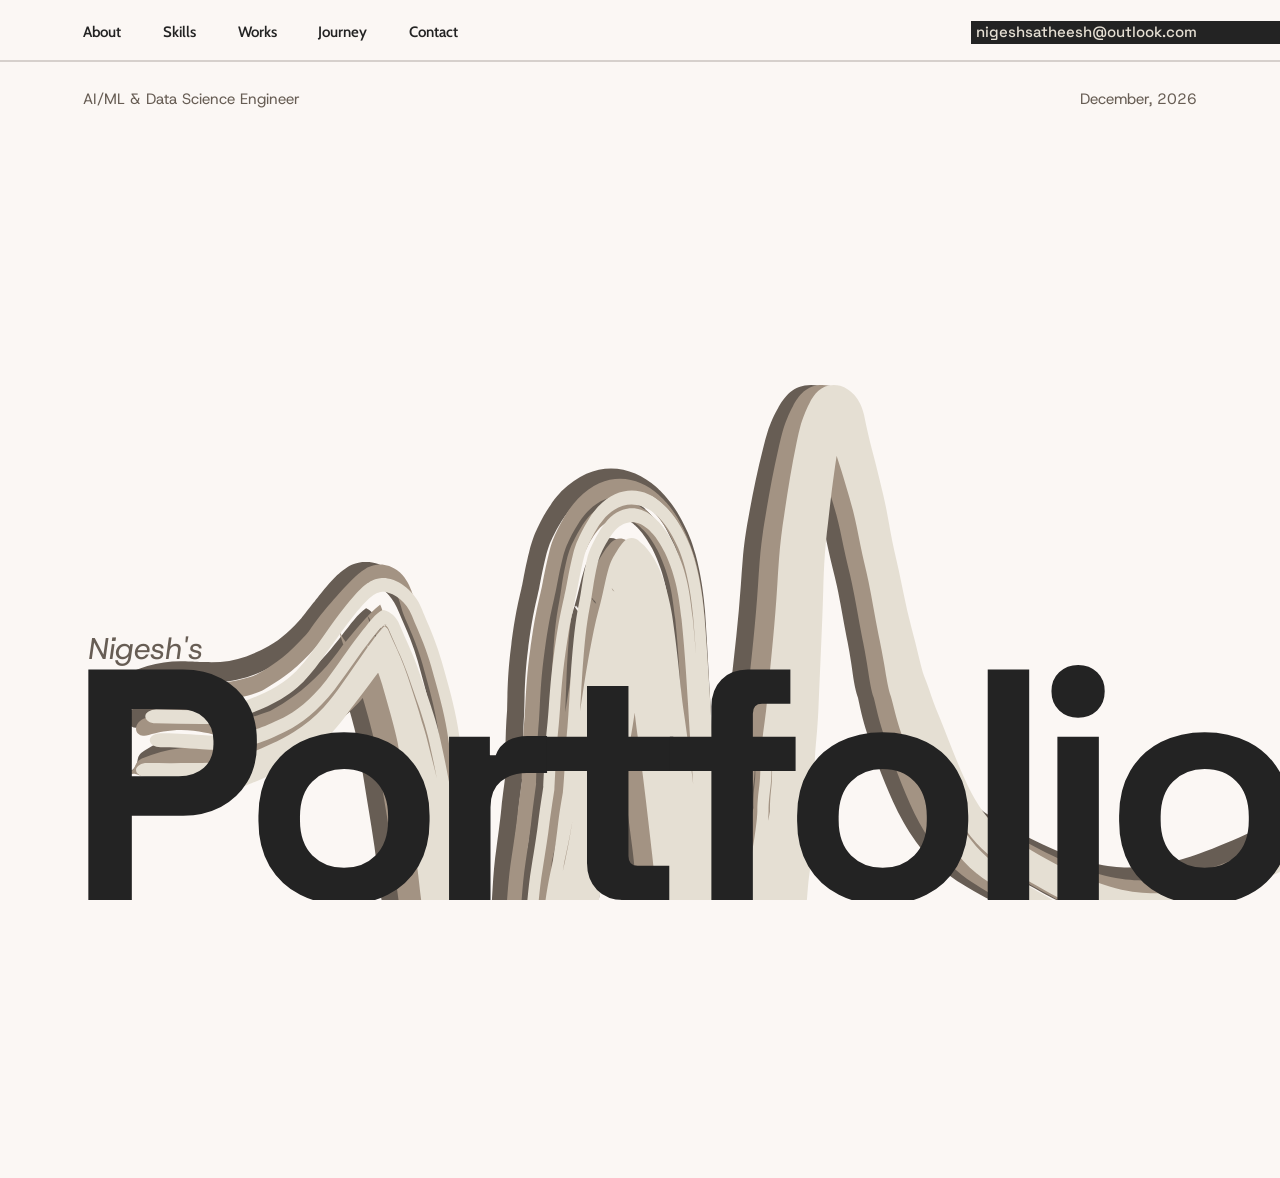
<file: html/home.html>
<!DOCTYPE html>
<html>

    <head>
        <title>Nigesh Satheesh</title>

        <meta charset="UTF-8">
        <meta name="viewport" content="width=device-width, initial-scale=1.0">
        <meta name="author" content="Nigesh Satheesh">
        <meta name="description" content="Portfolio of Nigesh Satheesh, an AI and Data Science student. Explore his skills, projects and journey.">
        <meta name="robots" content="index, follow">
        
        <meta property="og:type" content="website">
        <meta property="og:title" content="Nigesh's Portfolio">
        <meta property="og:description" content="Portfolio of Nigesh Satheesh, an AI and Data Science student. Explore his skills, projects and journey.">
        <meta property="og:image" content="https://www.nigeshsatheesh.com/assets/images/Preview.png">
        <meta property="og:image:alt" content="Nigesh Portfolio Preview">
        <meta property="og:url" content="https://www.nigeshsatheesh.com/">
        <meta property="og:site_name" content="Nigesh Satheesh">
        <meta property="og:locale" content="en_IN">

        <meta name="twitter:card" content="summary_large_image">
        <meta name="twitter:title" content="Nigesh Satheesh">
        <meta name="twitter:description" content="Portfolio of Nigesh Satheesh, an AI and Data Science student. Explore his skills, projects and journey.">
        <meta name="twitter:image" content="https://www.nigeshsatheesh.com/assets/images/Preview.png">

        <script type="application/ld+json">
        {
            "@context": "https://schema.org",
            "@graph": [
                {
                    "@type": "WebSite",
                    "@id": "https://www.nigeshsatheesh.com/#website",
                    "url": "https://www.nigeshsatheesh.com/",
                    "name": "Nigesh Satheesh",
                    "alternateName": "Nigesh's Portfolio",
                    "inLanguage": "en-IN",
                    "publisher": { "@id": "https://www.nigeshsatheesh.com/#person" }
                },
                {
                    "@type": "Person",
                    "@id": "https://www.nigeshsatheesh.com/#person",
                    "name": "Nigesh Satheesh",
                    "url": "https://www.nigeshsatheesh.com/",
                    "jobTitle": "AI/ML & Data Science Engineer",
                    "description": "Portfolio of Nigesh Satheesh, an AI and Data Science student. Explore his skills, projects and journey.",
                    "image": "https://www.nigeshsatheesh.com/assets/images/Preview.png",
                    "sameAs": [
                        "https://www.linkedin.com/in/nigesh-satheesh/",
                        "https://github.com/nigeshsatheesh/",
                        "https://dev.to/nigesh-satheesh",
                        "https://www.instagram.com/me.nigesh/",
                        "https://x.com/me_nigesh/",
                        "https://www.facebook.com/nigeshsatheesh/",
                        "https://www.youtube.com/@nigesh-satheesh/"
                    ]
                }
            ]
        }
    </script>
    <script>document.documentElement.classList.add("js");</script>

        <link rel="stylesheet" href="https://cdn.jsdelivr.net/npm/bootstrap@5.1.3/dist/css/bootstrap.min.css">
        <link rel="stylesheet" href="/css/home-style.css?v=1">

        <link rel="icon" href="/assets/images/favicon.svg" type="image/svg+xml" sizes="any">
        <link rel="icon" href="/assets/images/favicon.png" type="image/png" sizes="192x192">
        
        <link rel="canonical" href="https://www.nigeshsatheesh.com/">
    </head>

    <body>
        <div class="hidden">
            <h1>Nigesh Satheesh</h1>
            <p>AI and Data Science student at Sri Krishna College of Engineering and Technology, Coimbatore. Portfolio of projects, skills and journey in data science, cloud and full stack development.</p>
        </div>
        <header>
            <nav>
                <div class="links">
                    <a href="/portfolio/about">About</a>
                    <a href="/portfolio/skills">Skills</a>
                    <a href="/portfolio/works">Works</a>
                    <a href="/portfolio/journey">Journey</a>
                    <a href="/portfolio/contact">Contact</a>
                </div>
                <div class="email">
                    <a href="mailto:nigeshsatheesh@outlook.com">nigeshsatheesh@outlook.com</a>
                </div>
            </nav>
        </header>
        <hr>
        <main>
            <div class="row">
                <div class="info">
                    <div class="tagline">AI/ML & Data Science Engineer</div>
                    <div class="date"></div>
                </div>
            </div>
            <div class="bottom">
                <div class="homepage-vector">
                    <svg width="1692" height="782" viewBox="0 0 1692 782" fill="none" xmlns="http://www.w3.org/2000/svg" preserveAspectRatio="none" class="first vector" aria-hidden="true" focusable="false">
                        <defs>
                            <mask id="brush-mask-1" maskUnits="userSpaceOnUse" x="-200" y="-100" width="2100" height="1000">
                                <path class="brush-reveal" pathLength="1"
                                    d="M -80 440
                                        C 120 435, 270 400, 358 290
                                        C 420 380, 470 560, 525 745
                                        C 600 700, 640 400, 690 240
                                        C 740 330, 790 640, 856 740
                                        C 920 700, 960 250, 1000 -30
                                        C 1040 100, 1100 300, 1180 440
                                        C 1300 560, 1450 600, 1780 560"
                                    fill="none"
                                    stroke="white"
                                    stroke-width="250"
                                    stroke-linecap="round"
                                    stroke-linejoin="round"
                                    stroke-dasharray="1 2"
                                    stroke-dashoffset="1"/>
                            </mask>
                        </defs>
                        <path 
                            d="M650.659 165.58C652.851 162.389 655.094 159.321 657.795 155.946C660.716 152.428 662.973 149.348 669.982 142.846C703.781 114.751 739.747 121.283 764.251 139.319C764.496 139.601 769.752 143.501 773.847 147.384C778.075 151.327 781.511 155.194 784.277 158.598C789.795 165.441 793.414 171.077 796.821 176.603C803.611 187.517 807.039 196.195 810.174 204.813C810.182 204.833 810.19 204.853 810.197 204.873C812.13 210.319 813.75 215.633 815.218 221.017C819.256 236.067 822.291 251.468 824.31 270.357C826.99 296.015 829.737 329.973 832.634 369.323C832.857 372.3 833.097 375.483 833.328 378.574C838.788 453.171 839.124 511.887 838.12 547.953C837.926 554.667 838.1 561.582 839.368 578.919C839.824 585.106 840.41 592.469 841.186 601.425C841.816 608.705 842.613 617.126 843.702 626.632C844.998 637.744 846.655 650.745 849.393 664.113C850.995 671.689 852.593 677.926 855.374 684.329C856.605 687.229 857.931 689.991 858.587 691.15C858.885 691.706 858.99 691.757 858.279 690.882C857.676 690.079 855.564 688.064 854.374 687.295C858.503 690.287 861.183 691.88 861.243 691.852C861.363 691.906 861.171 691.858 861.518 691.953C861.842 692.036 862.697 692.201 864.066 692.326C857.488 691.956 857.116 692.764 856.951 692.663C856.974 692.667 857.996 692.33 859.164 691.807C860.349 691.286 861.771 690.571 863.045 689.845C863.678 689.486 864.279 689.121 864.709 688.842C864.924 688.703 865.093 688.588 865.159 688.54C865.221 688.497 865.195 688.506 864.872 688.758C862.778 691.062 867.606 685.271 869.982 677.578C872.485 669.528 876.697 646.064 879.968 628.937C880.588 625.653 881.21 622.367 881.836 619.075C885.131 602.013 886.118 581.933 891.386 557.692C895.634 539.17 899.006 521.455 900.533 508.431C900.934 505.038 901.179 501.675 901.194 500.164C901.042 489.513 903.112 475.981 904.063 470.105C904.998 463.917 905.377 458.608 905.487 451.701C905.924 418.542 912.925 395.038 915.265 370.471C915.671 367.017 916.086 363.58 916.507 360.106C921.246 320.822 926.783 279.149 930.161 234.279C930.855 224.278 931.665 214.064 932.672 203.492C934.224 186.771 936.941 169.085 939.912 153.784C944.672 126.662 950.626 96.6942 957.935 68.2661C958.337 66.6779 958.736 65.1207 959.146 63.5183C960.346 58.5861 961.781 53.5956 963.533 48.5817C966.64 39.39 971.915 28.7548 976.432 21.8543C984.507 8.94688 996.391 -3.25771 1021.41 0.788532C1028.8 2.73803 1037.55 6.95131 1044.23 13.9518C1050.94 20.7166 1054.67 29.9532 1055.97 35.1204C1059.55 49.8127 1063.45 63.4131 1068.26 78.1758C1069.82 82.9369 1071.31 87.6683 1072.78 92.4076C1076.73 105.137 1080.37 117.331 1083.91 129.212C1091.1 154.183 1094.43 176.13 1100.18 195.58C1109.53 226.786 1115.53 257.127 1124.92 285.459C1126 288.771 1127.07 292.09 1128.14 295.424C1133.16 310.711 1138.9 332.056 1142.87 341.177C1148.83 352.737 1152.48 363.13 1156.84 372.461C1159.12 377.45 1161.63 382.53 1164.51 387.861C1177.01 412.114 1187.24 436.248 1201.95 462.278C1214.02 484.029 1229.1 504.637 1248.18 518.685C1249.94 519.993 1251.74 521.252 1253.58 522.469C1255.78 523.927 1258.25 525.435 1260.79 526.916C1260.81 526.929 1260.84 526.943 1260.86 526.956C1279.37 537.569 1300.44 547.137 1320.42 555.971C1354.39 570.907 1386.9 582.311 1413.18 588.509C1415.8 589.128 1418.36 589.7 1420.83 590.219C1462.78 598.614 1487.97 596.07 1506.43 594.957C1514.49 594.325 1521.04 593.588 1527.13 592.745C1534.99 591.648 1542.08 590.413 1550.46 588.687C1558.05 587.119 1566.57 585.108 1575.92 582.501C1598.01 576.327 1625.28 566.872 1652.96 556.097C1660.13 553.297 1667.26 550.424 1673.95 547.465C1674.12 547.39 1674.29 547.316 1674.45 547.242C1681.49 544.121 1689.05 544.323 1691.11 548.338C1693.03 552.377 1688.57 558.779 1681 562.142C1673.77 565.35 1666.33 568.341 1658.93 571.235C1641.5 578.035 1624.46 584.195 1608.67 589.437C1608.72 593.482 1603.5 598.284 1596.11 600.477C1592.65 601.501 1587.88 603.007 1581.81 604.807C1566.09 609.517 1541.45 615.97 1507.31 618.625C1484.36 620.606 1457.28 621.727 1426.68 617.725C1432.88 619.566 1438.15 621.031 1442.78 622.285C1448.21 623.751 1452.42 624.826 1456.05 625.709C1463.62 627.521 1468.74 628.613 1477.85 629.44C1486.17 629.916 1496.38 630.051 1507.73 629.748C1525.17 629.328 1545.99 627.798 1566.97 623.479C1575.68 621.725 1583.5 623.441 1584.61 627.803C1585.7 632.15 1579.32 637.583 1570.09 639.444C1569.91 639.481 1569.73 639.518 1569.55 639.554C1548.18 643.92 1526.37 645.578 1508.33 646.01C1495.87 646.351 1484.37 646.181 1474.99 645.591C1469.14 645.231 1464.07 644.728 1460.29 644.27C1457.27 643.909 1453.49 643.377 1451.41 642.909C1451.13 642.847 1450.61 642.725 1449.99 642.554C1449.98 642.55 1449.96 642.547 1449.95 642.543C1449.61 642.449 1447.82 641.963 1445.97 641.09C1445.6 640.914 1444.77 640.521 1443.86 639.928C1443.61 639.861 1443.36 639.794 1443.11 639.727C1439.66 638.79 1436.14 637.783 1432.36 636.685C1426.94 635.104 1420.39 633.167 1411.98 630.449C1397.55 625.75 1377.84 618.851 1349.79 606.796C1337.65 601.568 1323.13 595.184 1306.65 587.436C1285.93 577.425 1261.77 566.976 1235.33 550.163C1212.47 535.064 1192.84 512.017 1177.3 485.514C1180.27 491.205 1183.43 496.79 1186.88 502.311C1195.5 516.13 1205.86 529.443 1218.39 540.962C1223.13 545.313 1228.1 549.356 1233.38 553.133C1233.44 553.18 1233.51 553.228 1233.58 553.276C1242.32 559.446 1251.02 564.481 1259.8 569.386C1265.73 572.679 1271.68 575.842 1277.65 578.932C1277.67 578.939 1277.68 578.945 1277.7 578.951C1285.97 583.235 1294.31 587.391 1302.73 591.497C1303.32 591.787 1303.91 592.076 1304.5 592.365C1306.85 593.515 1309.21 594.649 1311.55 595.761C1323.22 601.297 1334.79 606.513 1348.25 612.495C1349.88 613.262 1351.63 614.12 1352.94 614.773C1354.35 615.471 1355.71 616.149 1356.98 616.799C1358.11 617.372 1359.19 617.926 1360.23 618.45C1360.36 618.52 1360.5 618.59 1360.64 618.66C1361.8 619.246 1362.92 619.797 1363.99 620.322C1365.06 620.846 1366.1 621.348 1367.12 621.823C1367.13 621.826 1367.14 621.829 1367.15 621.832C1368.23 622.326 1369.04 622.698 1370.2 623.19C1371.64 623.808 1372.89 624.322 1374.42 624.916C1375.89 625.49 1377.45 626.069 1379.02 626.633C1380.59 627.197 1382.2 627.752 1383.84 628.301C1385.49 628.85 1387.17 629.395 1388.86 629.928C1390.56 630.46 1392.29 630.983 1394.03 631.499C1395.78 632.015 1397.55 632.527 1399.34 633.026C1403.45 634.18 1407.25 635.992 1409.9 638.145C1410.01 638.234 1410.12 638.323 1410.23 638.413C1412.68 640.493 1413.83 642.706 1413.41 644.672C1412.98 646.607 1411.04 648.164 1407.9 648.987C1407.72 649.035 1407.54 649.079 1407.36 649.121C1403.92 649.907 1399.52 649.775 1395.19 648.755C1394.01 648.479 1392.82 648.196 1391.65 647.907C1390.95 647.736 1390.24 647.558 1389.54 647.381C1387.65 646.908 1385.74 646.419 1383.85 645.909C1381.95 645.398 1380.04 644.866 1378.12 644.311C1376.2 643.756 1374.26 643.175 1372.3 642.562C1370.35 641.95 1368.37 641.303 1366.38 640.615C1364.43 639.945 1362.22 639.145 1360.26 638.392C1358.83 637.846 1357.08 637.134 1355.64 636.528C1354.12 635.896 1352.64 635.255 1351.23 634.623C1349.8 633.99 1348.44 633.362 1347.14 632.761C1347 632.697 1346.86 632.633 1346.72 632.569C1345.57 632.037 1344.46 631.519 1343.41 631.034C1342.25 630.492 1341.13 629.985 1340.08 629.51C1338.92 628.986 1338.21 628.682 1337.34 628.314C1325.71 623.704 1311.45 618.024 1298.05 612.237C1297.41 611.964 1296.78 611.691 1296.16 611.42C1295.13 610.971 1294.11 610.526 1293.1 610.086C1284.45 606.318 1275.81 602.472 1267.14 598.444C1260.85 595.518 1254.51 592.486 1248.1 589.262C1239.08 584.678 1230.12 580.021 1219.99 573.454C1219.51 573.136 1219.02 572.815 1218.53 572.489C1212.17 568.233 1206.15 563.624 1200.4 558.637C1185.35 545.581 1173.01 530.578 1162.76 515.254C1157.62 507.569 1152.98 499.791 1148.69 491.885C1144.67 484.458 1140.8 476.983 1137.07 469.389C1129.63 454.379 1122.6 437.959 1116.72 424.062C1115.38 420.923 1114.09 417.909 1112.89 415.179C1108.99 406.829 1105.54 398.043 1102.81 389.966C1100.68 383.692 1098.95 377.861 1097.43 373.031C1097.43 373.014 1097.43 372.997 1097.42 372.98C1096.52 370.128 1095.69 367.593 1094.8 365.21C1093.22 361.682 1092.51 359.314 1091.84 357.12C1088.2 343.803 1086.75 334.472 1084.39 324.052C1082.59 315.774 1080.69 307.625 1078.6 299.493C1078.08 297.489 1077.57 295.495 1077.08 293.505C1074.38 282.762 1071.97 271.914 1069.66 261.495C1067.33 251.016 1065.1 241.038 1062.48 230.783C1060.55 223.223 1058.49 215.806 1056.25 208.373C1054.24 201.655 1052.55 195.157 1050.93 188.736C1047.27 174.296 1044.03 160.154 1040.1 147.728C1039.68 146.428 1039.26 145.141 1038.83 143.91C1037.69 140.574 1036.54 137.243 1035.37 133.915C1035.36 133.896 1035.35 133.878 1035.35 133.859C1032.25 125.03 1029.06 116.215 1025.79 107.556C1024.34 103.717 1022.86 99.8895 1021.38 96.1956C1017.38 86.1951 1013.48 76.1152 1009.76 65.678C1008.14 61.1615 1006.43 56.0216 1005.11 52.1313C1004.85 51.3915 1004.76 51.1876 1004.71 51.0953C1004.67 51.0162 1004.69 51.1061 1004.78 51.2857C1004.96 51.647 1005.43 52.3866 1006.1 53.0571C1007.48 54.4978 1009.17 55.0407 1009.02 54.9897C1015.5 56.2874 1018.51 54.9087 1020.84 53.9293C1023.95 52.4244 1025.8 50.3334 1026.97 48.1275C1022.02 57.2707 1019.95 63.7557 1017.94 73.6948C1017.91 73.8674 1017.87 74.0398 1017.84 74.212C1015.31 87.5238 1012.9 100.946 1010.74 114.128C1010.17 117.608 1009.61 121.089 1009.06 124.578C1007.07 137.244 1005.46 149.41 1003.62 162.399C1003.03 166.473 1002.46 170.259 1001.94 174.04C999.75 189.674 998.367 205.302 997.536 221.351C997.247 226.918 997.022 232.543 996.853 238.197C996.498 249.345 996.008 260.382 995.479 271.462C994.657 288.538 993.758 305.286 992.831 322.322C991.914 339.239 990.953 356.204 990.115 373.185C990.039 374.754 989.954 376.426 989.881 377.986C989.444 386.414 988.783 395.163 987.985 403.421C987.032 413.464 985.794 423.233 985.127 431.453C984.856 434.807 984.677 437.942 984.6 441.023C984.51 444.581 984.548 448.086 984.698 451.701C984.737 453.023 984.768 454.25 984.788 455.579C985.08 465.834 984.082 478.621 983.153 486.918C982.595 492.794 982.711 495.674 983.083 500.164C983.217 503.605 983.21 506.539 983.171 509.32C982.955 520.054 982.406 527.557 981.8 536.7C980.173 554.294 978.193 565.887 976.071 577.332C975.792 579.059 975.506 581.044 975.232 583.216C974.956 585.393 974.694 587.764 974.434 590.347C972.999 603.596 971.997 618.661 969.07 635.956C968.759 637.802 968.455 639.605 968.145 641.431C965.307 657.831 962.887 673.171 958.825 691.73C957.771 696.213 956.846 700.547 954.411 707.639C948.486 722.962 942.45 740.528 920.431 759.045C919.517 759.765 918.662 760.404 917.888 760.966C908.905 767.275 902.824 770.339 894.554 773.996C885.589 777.06 879.814 782.05 856.005 781.293C847.884 780.524 837.281 778.571 827.1 774.2C815.623 769.278 808.17 763.542 803.1 759.902C780.297 741.684 779.073 728.782 774.406 719.982C773.481 717.759 772.434 715.141 771.495 712.565C766.986 700.21 764.509 688.517 762.671 678.219C761.37 670.821 760.37 663.672 759.537 656.864C759.193 654.055 758.883 651.33 758.581 648.571C757.571 639.248 756.764 630.17 756.037 621.611C755.716 617.817 755.41 614.114 755.099 610.362C754.729 605.854 754.343 601.359 753.937 596.92C753.211 588.98 752.423 581.297 751.533 573.58C750.606 565.582 749.763 558.966 748.572 550.527C747.791 545.012 747.025 539.639 746.264 534.274C745.124 526.245 743.987 518.26 742.837 510.245C741.687 502.232 740.541 494.324 739.375 486.383C739 483.832 738.604 481.128 738.224 478.574C737.05 470.658 735.872 462.854 734.665 455.058C733.46 447.266 732.237 439.56 730.982 431.92C729.719 424.215 728.441 416.655 727.093 408.979C725.279 398.657 723.86 388.687 722.661 379.632C722.332 377.12 722.039 374.88 721.74 372.513C720.344 361.486 719.133 351.136 717.915 341.218C717.685 339.346 717.455 337.49 717.224 335.648C716.225 327.651 715.214 319.923 714.115 312.398C712.852 303.692 711.423 295.23 709.881 285.856C709.806 285.43 709.728 284.999 709.648 284.562C708.34 277.459 706.427 269.849 704.17 262.923C701.927 256.024 699.207 249.457 696.792 245.548C695.981 244.224 695.181 243.333 695.265 243.892C692.579 240.392 689.084 237.035 690.23 238.996C690.458 239.345 690.957 239.896 691.142 240.155C691.324 240.409 690.977 240.259 689 238.89C704.932 250.471 728.641 257.102 754.726 235.987C756.28 234.647 756.626 234.308 756.869 234.151C757.077 234.017 757.039 234.154 756.933 234.389C756.703 234.877 756.188 235.759 755.686 236.683C754.974 237.985 754.206 239.48 753.815 240.463C753.627 240.936 753.526 241.303 753.7 241.137C753.899 240.827 754.277 240.655 755.745 236.612C755.075 239.468 754.357 243.011 753.465 247.597C751.577 257.442 748.711 271.989 744.578 285.775C744.39 286.411 744.198 287.052 744.003 287.697C742.265 293.849 739.76 304.651 737.568 314.471C735.721 322.743 733.822 331.483 731.986 339.967C731.521 342.111 731.073 344.214 730.633 346.316C727.247 362.303 724.479 378.987 720.698 398.169C719.093 406.24 717.276 414.663 715.173 423.171C713.002 431.837 711.041 440.774 709.216 449.986C707.849 456.884 706.57 463.893 705.274 471.26C704.618 474.974 703.973 478.703 703.228 482.863C702.852 484.95 702.461 487.099 701.965 489.63C701.405 492.327 701.063 494.597 699.421 500.622C698.78 502.798 698.144 504.988 697.522 507.167C695.141 515.514 692.874 523.946 691.165 531.291C689.156 540.171 686.891 549.288 684.497 558.071C683.372 562.208 682.23 566.258 681.1 570.197C678.881 577.921 676.716 585.233 674.609 592.481C673.273 597.003 672.002 601.9 670.778 607.073C670.758 607.153 670.738 607.233 670.718 607.313C667.076 622.515 664.374 638.987 659.241 659.965C657.267 667.687 655.132 675.707 650.985 686.05C650.932 686.179 650.879 686.307 650.826 686.436C647.55 694.391 643.686 702.659 638.496 711.385C633.311 720.094 626.736 729.185 618.56 737.557C617.676 738.464 616.775 739.361 615.86 740.245C612.753 742.824 610.073 747.607 595.218 758.125C579.806 768.034 569.249 770.238 561.636 772.583C560.923 772.781 560.17 772.986 559.509 773.164C556.196 774.053 553.01 774.84 549.88 775.577C539.018 778.157 525.493 778.944 512.735 776.528C483.81 771.161 464.79 753.447 454.13 740.194C442.782 725.5 440.77 717.007 438.07 710.322C435.665 703.541 434.055 697.878 432.579 692.382C432.556 692.297 432.533 692.212 432.511 692.127C427.341 672.533 423.086 653.874 419.148 634.44C417.625 626.874 416.17 619.218 414.822 611.468C413.248 602.41 411.805 593.203 410.569 583.738C410.23 581.164 409.878 578.59 409.511 576.001C407.079 558.875 404.063 541.504 400.692 523.817C398.96 514.718 397.139 505.602 395.241 496.101C393.437 487.055 391.698 478.114 389.981 469.423C386.897 453.728 383.681 438.509 380.176 422.778C379.849 421.236 379.477 419.624 379.065 417.956C375.248 402.549 368.363 383.435 361.463 363.857C360.567 361.323 359.672 358.789 358.767 356.222C354.178 342.798 348.487 330.988 339.522 313.897C337.917 310.773 336.156 307.35 334.151 303.064C337.301 308.979 340.964 311.614 343.048 312.774C344.183 313.388 345.026 313.728 346.444 314.169C347.185 314.39 348.038 314.642 349.71 314.971C350.571 315.134 351.62 315.322 353.353 315.497C355.182 315.631 357.216 315.943 362.627 315.464C376.469 313.449 377.614 311.022 379.615 310.251C381.145 309.32 381.289 309.082 381.206 309.094C380.934 309.157 379.48 310.202 377.943 311.469C374.498 314.316 370.98 317.582 365.867 322.628C357.296 330.8 348.547 340.411 338.652 351.126C332.921 357.329 326.991 363.66 320.977 369.905C318.188 372.784 315.079 376.048 311.717 379.457C306.889 385.225 301.62 391.102 296.136 396.593C279.217 413.611 260.791 426.458 242.936 436.061C221.158 447.691 201.529 455.707 178.259 463.606C175.916 464.4 173.399 465.246 170.697 466.125C166.414 467.592 162.685 468.948 157.917 470.532C157.002 470.834 156.027 471.148 155.017 471.468C148.638 473.475 140.862 475.709 129.753 477.571C120.393 479.133 108.846 480.259 95.9339 480.13C81.885 479.935 65.0109 479.095 45.6262 477.004C37.1297 476.089 31.7336 471.777 33.5406 467.381C34.7716 464.298 39.3224 461.991 44.7911 461.202C34.6565 460.733 24.5037 460.228 14.4034 459.711C10.3856 459.504 6.61213 458.501 3.8748 456.898C1.19253 455.295 -0.242298 453.231 0.0336718 451.14C0.233763 449.047 2.10491 447.085 5.12238 445.653C8.17711 444.222 12.0898 443.441 16.1697 443.464C26.9038 443.528 37.5665 443.576 48.2671 443.584C58.9624 443.593 69.5742 443.562 80.2796 443.5C85.3787 443.47 90.4773 443.433 95.6146 443.388C101.748 443.335 107.909 443.057 114.138 442.497C125.999 441.453 138.084 439.239 149.393 436.232C156.084 434.472 162.396 432.521 168.335 430.693C172.745 429.336 177.117 427.919 181.505 426.432C187.887 424.268 194.297 421.955 200.574 419.52C202.92 418.611 205.193 417.701 207.476 416.768C209.345 416.004 211.212 415.227 213.144 414.402C218.38 412.161 223.628 409.772 228.88 407.169C244.244 399.59 259.085 389.841 272.042 378.368C282.318 369.37 291.355 359.234 299.219 350.276C305.07 343.667 310.805 336.995 316.429 330.352C325.412 319.752 333.86 309.556 342.695 300.228C347.617 294.959 351.939 290.419 356.394 286.326C358.261 284.611 360.127 283.02 361.617 281.905C362.342 281.358 362.996 280.931 363.169 280.822C363.242 280.77 363.193 280.805 362.755 280.97C362.307 281.114 361.493 281.482 359.355 281.706C357.722 281.833 357.379 281.721 357.115 281.7C356.89 281.666 356.92 281.654 357.022 281.669C357.241 281.699 357.765 281.828 358.313 282.016C359.436 282.393 360.717 282.994 361.801 283.657C364.031 285.007 365.349 286.511 365.876 287.477C367.748 291.181 369.579 294.432 371.371 297.594C380.392 313.191 388.188 327.287 394.263 342.579C395.37 345.352 396.477 348.113 397.579 350.864C403.529 365.742 409.458 380.306 414.469 394.624C416.74 400.155 418.809 405.6 420.573 410.917C420.767 411.502 420.958 412.083 421.144 412.659C426.304 428.937 431.456 445.03 436.271 461.195C431.97 442.848 427.642 426.985 423.316 412.123C420.682 403.207 417.418 394.609 414.003 386.14C412.836 383.253 411.646 380.38 410.44 377.508C405.572 365.921 400.492 354.391 395.346 342.163C388.371 325.27 379.266 310.509 366.841 287.003C366.721 286.747 366.578 286.482 366.397 286.196C365.612 284.916 363.92 283.266 361.706 281.972C360.62 281.328 359.408 280.769 358.398 280.416C357.904 280.24 357.447 280.117 357.27 280.076C357.189 280.056 357.175 280.057 357.373 280.072C357.6 280.079 357.941 280.143 359.193 280.032C361.379 279.775 361.945 279.417 362.255 279.312C362.521 279.191 362.405 279.225 362.189 279.345C361.728 279.595 360.839 280.174 359.91 280.862C358.015 282.258 355.853 284.091 353.735 286.008C349.421 289.914 345.405 293.999 340.978 298.568C324.582 315.415 310.231 333.177 296.526 347.847C273.807 374.385 247.351 393.073 226.494 402.265C221.781 404.451 217.327 406.34 213.121 408.027C192.945 416.011 178.054 420.083 165.988 422.908C153.179 425.862 142.968 427.434 133.23 427.663C123.07 427.975 109.478 428.182 95.4736 427.164C73.7711 425.615 50.2858 424.803 35.6241 424.81C26.9774 424.815 20.0316 421.164 20.0136 416.673C20.0808 412.179 27.071 408.541 35.7006 408.535C50.0693 408.527 72.88 409.234 95.3307 410.717C111.507 411.927 127.418 411.301 139.892 410.423C145.832 410.052 152.164 409.148 161.244 407.174C171.904 404.801 186.478 401.098 207.994 392.542C211.613 391.078 215.408 389.459 219.373 387.627C238.723 378.964 261.76 363.243 284.442 336.946C297.914 322.546 311.915 305.143 329.276 287.256C337.657 278.929 347.554 267.47 357.623 263.832C365.159 264.15 375.191 269.688 380.106 277.424C380.605 278.208 381.052 279.006 381.449 279.826C392.86 301.436 403.232 318.423 410.566 336.313C415.292 347.508 420.023 358.266 424.707 369.345C425.93 372.243 427.154 375.166 428.362 378.126C428.369 378.145 428.376 378.164 428.382 378.182C432.219 387.622 436.02 397.426 439.163 408.208C445.107 428.513 450.972 451.402 457.043 479.038C457.344 480.388 457.638 481.705 457.944 483.076C464.47 511.976 471.173 543.884 475.752 575.536C481.149 611.782 489.648 646.825 497.781 675.016C500.467 684.046 503.618 693.307 507.141 697.227C517.162 709.086 527.222 709.357 532.53 708.014C533.142 707.876 533.752 707.714 534.361 707.53C539.441 706.074 544.376 704.585 548.898 702.785C556.033 700.066 557.818 697.409 566.009 688.593C572.085 682.027 577.726 672.58 582.725 658.709C586.898 647.004 589.506 629.747 593.211 608.579C595.112 597.865 597.399 585.616 600.971 572.247C602.173 567.765 603.41 563.219 604.678 558.562C607.683 543.191 610.271 528.624 612.205 514.49C613.988 502.411 616.192 491.317 618.485 480.911C618.682 480.026 618.878 479.142 619.07 478.269C620.922 463.785 621.918 442.491 623.413 425.08C623.863 419.642 624.366 414.12 624.954 408.602C625.186 406.429 625.431 404.252 625.694 402.064C626.74 392.155 627.422 382.171 628.228 372.061C628.998 362.44 629.602 351.991 630.485 340.684C631.026 333.732 631.673 326.465 632.508 318.901C634.725 299.968 636.266 281.366 642.663 255.219C646.164 241.872 647.105 227.924 654.327 203.392C657.208 195.026 659.097 192.127 661.098 188.368C663.063 184.87 664.975 181.823 666.996 178.808C671.616 172.313 673.907 168.056 684.001 158.254C708.277 138.019 734.405 142.887 751.858 155.717C752.684 156.346 757.272 159.709 760.676 162.916C764.207 166.181 767.047 169.336 769.42 172.182C774.139 177.886 777.443 182.739 780.515 187.407C801.191 223.43 803.063 245.825 807.393 272.648C809.171 287.196 810.987 302.747 812.25 316.718C810.945 300.443 809.334 285.08 808.14 272.547C806.111 253.362 802.946 237.638 798.676 222.47C797.195 217.298 795.555 212.222 793.627 207.121C791.008 200.292 788.075 193.477 783.203 185.626C779.934 180.283 776.542 175.004 771.647 168.924C769.206 165.911 766.234 162.579 762.704 159.286C759.25 156.016 755.034 152.873 754.427 152.318C735.108 138.013 706.908 133.272 680.934 154.883C670.803 164.56 668.625 168.52 664.218 174.571C661.884 177.972 659.726 181.337 657.508 185.183C655.24 189.362 653.163 192.325 649.802 201.909C641.869 228.355 640.536 241.145 636.532 253.254C628.303 281.992 625.723 299.392 622.521 316.786C618.457 340.152 616.893 358.688 615.32 376.341C614.665 383.668 614.015 391.227 613.113 399.096C612.469 403.897 611.887 408.807 611.358 413.811C609.268 433.14 607.705 460.222 606.803 474.856C604.823 485.098 602.833 495.54 600.905 506.683C600.611 508.394 600.324 510.131 600.046 511.904C597.526 529.577 593.743 548.138 589.558 569.111C586.68 583.258 584.943 597.32 583.361 611.135C583.358 611.15 583.355 611.165 583.352 611.18C582.507 618.554 581.71 625.875 580.784 632.964C579.682 641.362 578.362 649.678 576.476 656.206C573.074 667.285 568.619 677.234 562.196 684.642C559.598 687.476 557.088 690.401 555.315 692.319C553.494 694.247 552.844 694.948 550.868 696.108C546.877 698.374 539.859 700.536 533.209 702.481C527.131 704.419 522.002 703.717 515.95 699.214C514.342 698 512.556 696.411 510.668 694.367C509.782 693.536 508.853 692.217 507.698 689.974C505.594 685.877 503.48 680.252 501.463 674.035C493.605 649.212 484.167 615.354 478.55 575.185C475.489 552.378 471.486 527.857 467.061 501.992C465.94 495.41 464.819 488.693 463.727 481.874C461.726 469.427 459.848 456.343 457.547 442.036C456.462 435.292 455.277 428.268 453.968 420.984C453.057 415.916 452.089 410.71 451.042 405.275C446.459 382.175 437.86 357.948 427.976 329.622C424.794 320.588 420.914 311.319 416.394 301.962C411.376 291.395 404.909 280.257 400.244 270.592C396.255 262.279 389.925 255.863 383.099 251.315C379.657 249.027 376.043 247.133 372.069 245.598C370.075 244.833 367.983 244.15 365.582 243.59C363.042 243.089 360.915 242.411 355.582 242.761C348.913 243.618 346.492 245.363 343.962 246.611C341.569 247.938 339.721 249.201 337.992 250.447C334.581 252.928 331.734 255.35 328.986 257.795C323.58 262.62 318.459 267.824 313.957 272.448C304.443 282.09 295.59 292.301 286.958 302.116C280.872 309.043 274.798 315.864 268.574 322.631C256.909 335.546 246.337 346.243 233.809 354.936C226.316 360.19 218.389 364.69 210.102 368.572C192.76 376.643 173.974 383.051 155.557 388.315C133.699 394.864 115.625 398.094 95.2178 397.73C72.8607 397.504 50.7506 397.216 28.624 396.869C28.609 396.869 28.5942 396.869 28.5793 396.869C19.9619 396.733 13.1808 392.965 13.5103 388.475C13.7622 383.986 21.0182 380.465 29.6107 380.598C51.3481 380.939 73.1287 381.222 95.0763 381.446C114.121 381.723 128.985 379.217 150.858 372.729C168.587 367.685 186.882 361.419 202.982 353.937C210.67 350.35 217.894 346.241 224.685 341.461C235.681 333.768 244.808 324.654 256.491 311.731C262.58 305.112 268.525 298.44 274.565 291.567C283.145 281.816 292.265 271.274 302.256 261.137C306.637 256.642 312.148 251.018 318.025 245.767C321.044 243.078 324.206 240.364 328.326 237.354C330.426 235.839 332.725 234.245 335.998 232.418C339.544 230.724 342.772 228.052 354.012 226.562C362.817 225.991 365.566 227.045 369.137 227.708C372.439 228.472 375.181 229.369 377.779 230.357C382.942 232.342 387.543 234.742 391.997 237.687C400.796 243.524 409.325 251.983 414.854 263.415C418.979 272.048 426.148 284.452 431.509 295.824C436.005 305.201 439.929 314.583 443.188 323.775C453.005 351.938 461.829 376.42 466.914 401.354C468.202 408 469.383 414.35 470.474 420.481C471.863 428.275 473.084 435.622 474.189 442.583C476.286 455.824 477.968 467.527 479.716 478.553C480.892 485.983 482.094 493.254 483.311 500.425C487.675 526.058 491.631 550.39 494.689 573.154C500.164 612.194 509.588 645.778 517.269 669.825C518.789 674.448 520.332 678.543 521.714 681.495C522.351 682.862 522.958 683.963 523.335 684.469C523.519 684.718 523.637 684.802 523.609 684.659C523.595 684.59 523.54 684.46 523.464 684.312C523.397 684.175 523.276 683.986 523.374 684.069C524.26 684.977 525.053 685.676 525.725 686.201C527.611 687.688 528.812 687.852 528.913 687.56C528.995 687.426 528.887 687.25 528.91 687.099C528.928 686.943 529.105 686.792 529.569 686.52C535.867 684.693 542.847 682.334 544.212 681.129C544.514 680.866 544.309 680.819 544.086 680.83C543.86 680.837 543.811 680.767 544.325 680.144C545.343 678.924 548.05 675.826 550.8 672.834C554.743 667.846 558.293 660.064 561.218 650.094C562.181 646.24 563.287 640.085 564.16 633.621C565.052 627.128 565.839 620.086 566.66 612.836C566.66 612.821 566.661 612.806 566.661 612.791C568.389 597.568 570.243 581.448 573.705 564.755C577.945 543.646 581.579 525.684 584.026 508.495C584.106 507.994 584.188 507.491 584.27 506.995C586.51 493.579 588.742 481.891 590.927 470.439C590.726 470.979 590.663 471.053 590.626 470.976C590.59 470.899 590.592 470.64 590.597 470.351C590.618 469.715 590.668 468.871 590.728 467.925C590.849 466.03 590.988 463.858 591.125 461.65C591.402 457.205 591.683 452.54 591.982 447.885C592.576 438.579 593.246 429.238 594.099 420.025C594.867 411.732 595.782 403.506 596.936 395.28C597.567 389.682 598.101 384.07 598.638 378.28C600.353 359.813 601.985 339.375 606.563 313.406C609.91 295.478 612.356 278.503 621.036 248.288C624.791 236.985 625.75 225.594 634.343 196.846C638.497 185.026 640.812 181.893 643.345 177.181C645.808 172.904 648.141 169.263 650.659 165.58ZM60.4708 461.897C73.9102 463.123 85.6637 463.676 95.7924 463.846C102.452 463.932 108.579 463.657 114.071 463.166C107.884 463.445 101.793 463.47 95.7876 463.294C90.1022 463.088 84.4346 462.873 78.7714 462.65C72.6678 462.411 66.5713 462.16 60.4708 461.897ZM621.028 560.43C620.388 563.752 619.743 567.085 619.093 570.446C621.472 561.345 623.894 552.259 626.127 543.11C628.115 534.981 629.927 526.813 631.568 518.61C632.189 515.507 632.86 512.407 633.559 509.312C632.809 512.414 632.094 515.505 631.432 518.581C628.317 533.231 624.625 547.275 621.028 560.43ZM680.601 187.741C676.838 193.695 673.886 197.271 669.799 208.46C663.228 230.779 662.001 245.94 658.271 260.221C652.523 284.391 650.904 303.346 648.773 322.345C648.297 326.852 647.88 331.291 647.505 335.663C646.503 347.297 645.812 358.477 644.965 369.317C644.612 373.816 644.298 378.282 643.97 382.765C648.04 361.76 651.526 341.296 655.512 323.772C656.348 320.027 657.162 316.428 657.954 312.973C662.231 294.545 665.981 278.862 670.862 264.257C677.41 245.616 680.286 229.096 685.949 213.749C690.082 203.874 694.286 199.053 698.888 193.006C701.394 189.941 703.704 187.121 707.336 183.901C715.126 177.551 724.556 178.926 730.677 183.743C731.165 184.144 731.716 184.582 732.311 185.061C739.354 189.455 745.203 196.057 749.968 202.043C750.94 203.268 751.878 204.483 752.831 205.75C759.19 214.496 763.298 223.786 766.826 232.807C770.877 243.36 774.047 254.216 776.487 265.119C777.329 268.9 778.08 272.701 778.729 276.531C779.898 283.331 781.091 290.193 782.19 297.104C783.775 307.035 785.151 316.892 786.415 326.44C786.488 326.991 786.562 327.558 786.631 328.084C787.96 338.176 789.168 347.897 790.377 356.941C791.177 362.904 791.924 368.162 792.699 373.066C793.099 375.555 793.518 378.08 793.937 380.352C795.464 388.732 796.961 397.331 798.389 405.838C799.82 414.359 801.191 422.83 802.516 431.273C803.843 439.738 805.122 448.127 806.373 456.542C806.777 459.248 807.199 462.109 807.593 464.798C807.775 466.038 807.959 467.279 808.14 468.518C806.758 452.002 805.355 434.787 803.927 417.025C802.776 402.739 801.674 387.927 800.484 372.336C799.524 359.822 798.532 346.918 797.387 333.382C795.883 315.153 793.792 294.97 791.27 274.832C787.449 250.037 784.729 227.23 766.953 196.393C764.096 192.045 761.044 187.585 756.97 182.657C754.923 180.199 752.547 177.565 749.678 174.909C746.893 172.285 743.279 169.629 742.047 168.699C729.863 159.667 711.489 156.472 694.953 170.291C687.233 177.752 684.62 182.035 680.601 187.741ZM844.413 701.904C843.77 701.189 841.446 697.278 838.889 691.588C837.382 688.297 836.126 685.239 834.803 681.263C833.968 678.754 833.131 675.951 832.325 672.93C832.339 673.002 832.357 673.073 832.371 673.144C833.816 680.335 835.229 685.873 837.668 692.126C837.885 692.68 838.089 693.2 838.307 693.742C839.555 696.867 840.872 699.813 841.892 701.736C842.392 702.692 842.793 703.334 842.884 703.536C843.014 703.763 842.625 703.5 842.783 703.709C848.913 708.378 852.324 710.725 855.7 711.854C857.408 712.446 859.568 712.922 862.17 713.25C861.081 713.204 860.992 713.332 861.209 713.324C861.442 713.327 862.016 713.247 862.712 713.085C864.124 712.762 866.01 712.134 867.931 711.349C871.634 709.882 876.531 707.177 878.38 705.847C878.483 705.773 878.589 705.695 878.697 705.612C882.652 702.775 887.768 694.284 891.067 685.086C891.777 683.218 892.666 679.996 893.435 676.862C896.779 662.895 899.595 647.543 902.475 632.448C903.043 629.434 903.604 626.44 904.173 623.398C904.48 621.75 904.769 620.065 905.045 618.355C904.689 620.039 904.32 621.709 903.936 623.352C901.848 632.435 899.773 641.812 897.581 651.544C895.475 660.785 893.272 670.82 890.682 679.605C890.175 681.286 889.542 683.18 889.009 684.353C888.274 686.133 887.439 688.006 886.498 689.898C883.868 695.394 879.414 701.749 876.456 703.413C875.246 704.185 870.759 706.705 867.212 708.126C865.373 708.89 863.511 709.537 862.133 709.879C861.457 710.05 860.904 710.137 860.758 710.129C860.636 710.139 860.86 709.971 862.458 710.065C854.67 708.867 854.582 708.903 844.189 701.717C844.138 701.679 844.397 701.886 844.503 702.005C844.621 702.129 844.594 702.133 844.413 701.904ZM919.508 500.304C919.506 500.257 919.504 500.21 919.501 500.164C919.394 495.979 919.478 491.647 919.798 487.393C920.988 474.352 922.315 467.898 922.445 459.509C922.522 456.947 922.54 454.352 922.515 451.701C922.483 447.547 922.563 443.361 922.767 439.218C922.92 436.071 923.144 432.932 923.422 429.877C923.887 424.756 924.492 419.85 925.101 415.218C923.277 426.432 921.818 439.406 921.753 451.701C921.65 459.027 921.222 465.368 920.191 472.227C919.141 478.872 917.348 490.365 917.461 500.164C917.438 502.759 917.131 506.543 916.686 510.354C916.643 510.717 916.604 511.088 916.558 511.465C917.771 507.321 918.811 503.248 919.508 500.304Z" 
                            fill="#E5DFD3"
                            mask="url(#brush-mask-1)"
                        />
                    </svg>
                    <svg width="1692" height="803" viewBox="0 0 1692 803" fill="none" xmlns="http://www.w3.org/2000/svg" preserveAspectRatio="none" class="second vector" aria-hidden="true" focusable="false">
                        <defs>
                            <mask id="brush-mask-2" maskUnits="userSpaceOnUse" x="-200" y="-100" width="2100" height="1000">
                                <path
                                    class="brush-reveal"
                                    pathLength="1"
                                    d="M -80 440
                                        C 120 435, 270 400, 358 290
                                        C 420 380, 470 560, 525 745
                                        C 600 700, 640 400, 690 240
                                        C 740 330, 790 640, 856 740
                                        C 920 700, 960 300, 1000 20
                                        C 1040 100, 1100 300, 1180 440
                                        C 1300 560, 1450 600, 1780 560"
                                    fill="none"
                                    stroke="white"
                                    stroke-width="280"
                                    stroke-linecap="round"
                                    stroke-linejoin="round"
                                    stroke-dasharray="1 2"
                                    stroke-dashoffset="1"
                                />
                            </mask>
                        </defs>
                        <path d="M633.269 169.183C636.341 164.323 639.32 160.044 642.869 155.415C646.864 150.48 649.087 146.872 659.762 136.876C702.085 101.742 746.768 109.926 777.347 132.411C777.145 132.4 783.299 136.982 788.062 141.52C792.985 146.129 796.954 150.626 800.069 154.49C806.299 162.281 810.163 168.431 813.771 174.386C819.804 184.086 823.169 191.834 826.119 199.272C826.129 199.295 826.139 199.318 826.149 199.341C828.595 205.621 830.528 211.55 832.247 217.46C837.389 235.539 840.864 253.218 843.171 275.694C845.597 301.442 848.188 336.238 850.899 375.413C851.018 377.086 851.139 378.801 851.265 380.559C856.441 455.519 855.465 514.374 853.216 550.589C852.788 557.325 852.837 564.298 853.972 581.59C854.438 588.615 855.07 597.151 855.937 607.719C856.463 614.135 857.101 621.272 857.936 629.222C859.108 640.217 860.631 653.102 863.058 666.187C864.637 674.426 866.212 681.028 868.78 686.967C869.903 689.647 871.116 692.132 871.36 692.576C871.441 692.771 871.244 692.318 869.946 690.718C868.785 689.209 865.628 686.197 863.596 684.856C867.651 687.818 869.795 688.943 868.402 688.246C867.825 687.984 866.81 687.663 866.464 687.598C866.09 687.518 866.374 687.61 867.304 687.695C858.046 687.152 856.772 688.349 855.783 688.431C855.035 688.652 855.588 688.508 856.339 688.165C857.112 687.825 858.204 687.277 859.119 686.753C859.57 686.495 859.986 686.239 860.189 686.105C860.289 686.041 860.332 686.008 860.247 686.065C860.158 686.128 859.951 686.266 859.377 686.716C856.416 689.151 856.701 689.605 857.367 688.315C858.098 687.059 859.359 684.358 860.504 681.049C860.335 681.531 860.671 680.487 860.984 679.231C861.313 677.942 861.7 676.297 862.093 674.531C862.881 670.982 863.703 666.931 864.509 662.836C866.131 654.575 867.744 645.921 869.363 637.311C870.178 632.974 870.993 628.641 871.809 624.326C874.924 608.259 875.842 588.27 881.413 562.488C885.356 545.287 888.494 528.892 890.07 516.844C890.609 512.853 890.935 508.707 890.952 507.768C890.789 496.42 893.104 481.332 893.999 476.057C894.883 470.387 895.251 465.869 895.398 459.304C896.016 424.005 903.205 400.921 905.588 376.885C905.901 374.338 906.229 371.692 906.55 369.141C911.573 329.014 917.451 286.578 921.012 241.22C921.684 231.903 922.454 222.387 923.384 212.584C925.012 194.933 928.065 175.859 931.433 159.953C936.467 133.927 942.929 104.236 950.685 76.4662C951.312 74.181 951.942 71.9214 952.586 69.6178C953.707 65.2905 954.995 60.9404 956.517 56.521C959.979 46.0913 966.233 33.4004 971.477 25.7747C981.115 10.6068 994.811 -3.9172 1025.24 0.961216C1033.62 3.21001 1043.76 8.10552 1051.5 16.2714C1059.28 24.1429 1063.54 34.9163 1064.86 40.4614C1068.18 55.283 1071.74 68.6801 1076.34 83.4912C1077.67 87.7265 1078.95 91.9254 1080.21 96.1119C1084.26 109.633 1087.97 122.486 1091.61 134.998C1098.85 160.652 1102.12 182.555 1107.79 201.587C1117.26 233.041 1123.48 263.474 1132.94 291.279C1133.89 294.149 1134.84 297.001 1135.78 299.877C1138.52 308.284 1141.21 316.829 1143.85 325.317C1145.17 329.535 1146.5 333.794 1147.8 337.754C1148.45 339.73 1149.1 341.624 1149.71 343.256C1150.01 344.049 1150.3 344.795 1150.53 345.318C1150.75 345.829 1150.97 346.199 1150.83 345.863C1156.88 357.494 1160.5 367.61 1164.58 376.343C1166.95 381.52 1169.55 386.777 1172.57 392.326C1185.47 417.288 1195.41 440.769 1210 466.593C1221.67 487.652 1236.04 507.227 1253.72 520.438C1255.57 521.832 1257.46 523.17 1259.4 524.459C1261.26 525.696 1263.41 527.018 1265.62 528.318C1265.64 528.331 1265.66 528.344 1265.68 528.357C1283.77 538.838 1305.14 548.57 1325.23 557.461C1358.72 572.207 1390.73 583.43 1416.41 589.455C1419.15 590.101 1421.83 590.695 1424.41 591.228C1465.45 599.303 1490.05 596.589 1508.29 595.259C1516.1 594.548 1522.44 593.736 1528.31 592.833C1536 591.641 1542.88 590.326 1551.01 588.565C1558.44 586.952 1566.77 584.931 1575.99 582.319C1597.57 576.2 1624.67 566.824 1652.12 556.168C1659.22 553.404 1666.26 550.577 1672.76 547.712C1672.92 547.639 1673.08 547.566 1673.24 547.494C1680.05 544.488 1688.01 545.662 1690.67 550.807C1693.15 555.997 1689.19 563.3 1681.69 566.618C1674.55 569.778 1667.16 572.742 1659.79 575.614C1642.36 582.396 1625.3 588.546 1609.55 593.789C1609.95 598.876 1604.99 604.467 1597.6 606.648C1594.18 607.653 1589.49 609.155 1583.56 610.969C1567.96 615.777 1543.56 622.53 1509.42 625.659C1486.38 627.966 1459.14 629.483 1428.18 625.824C1434.37 627.878 1439.62 629.547 1444.25 630.995C1449.69 632.69 1453.9 633.96 1457.55 635.01C1465.15 637.171 1470.29 638.492 1479.47 639.494C1487.94 640.059 1498.38 640.252 1509.95 639.976C1527.41 639.607 1548.31 638.098 1569.37 633.806C1578.17 632.051 1586.32 634.765 1587.74 640.365C1589.16 645.949 1582.87 652.417 1573.41 654.309C1573.22 654.347 1573.04 654.384 1572.86 654.421C1551.1 658.824 1528.89 660.482 1510.73 660.866C1497.95 661.182 1486.08 660.951 1476.42 660.257C1470.45 659.836 1465.29 659.261 1461.43 658.739C1458.34 658.326 1454.5 657.724 1452.37 657.174C1452.09 657.101 1451.56 656.957 1450.93 656.753C1450.92 656.748 1450.9 656.744 1450.89 656.739C1450.54 656.626 1448.73 656.049 1446.86 654.982C1446.48 654.766 1445.66 654.287 1444.73 653.553C1444.48 653.475 1444.23 653.396 1443.98 653.317C1440.47 652.221 1436.91 651.053 1433.08 649.793C1427.72 648.023 1421.26 645.884 1413.02 642.985C1398.4 637.796 1378.46 630.328 1350.02 617.561C1338.04 612.172 1323.74 605.687 1307.53 597.904C1286.82 587.693 1262.78 577.188 1235.96 560.043C1212.45 544.437 1192.39 520.62 1176.62 493.493C1179.51 499.277 1182.64 505.033 1186.02 510.661C1194.53 524.84 1204.81 538.545 1217.46 550.569C1222.3 555.164 1227.39 559.439 1232.82 563.442C1233.02 563.592 1233.23 563.741 1233.43 563.889C1242.16 570.196 1250.69 575.271 1259.31 580.223C1265.26 583.624 1271.23 586.887 1277.21 590.07C1277.22 590.077 1277.24 590.083 1277.25 590.09C1285.53 594.499 1293.89 598.783 1302.29 603.009C1303.11 603.423 1303.93 603.837 1304.75 604.25C1306.88 605.317 1309 606.371 1311.12 607.409C1322.82 613.13 1334.42 618.526 1347.91 624.831C1349.53 625.65 1351.28 626.571 1352.59 627.278C1353.99 628.032 1355.35 628.767 1356.62 629.474C1357.75 630.098 1358.82 630.704 1359.85 631.276C1359.99 631.353 1360.13 631.429 1360.27 631.505C1361.42 632.145 1362.53 632.746 1363.6 633.319C1364.67 633.89 1365.71 634.438 1366.73 634.954C1366.74 634.957 1366.75 634.96 1366.76 634.963C1367.84 635.499 1368.66 635.902 1369.81 636.432C1371.27 637.097 1372.52 637.647 1374.06 638.279C1375.54 638.891 1377.11 639.504 1378.69 640.099C1380.28 640.694 1381.91 641.279 1383.57 641.855C1385.23 642.432 1386.93 643.002 1388.65 643.56C1390.36 644.115 1392.12 644.664 1393.89 645.202C1395.66 645.742 1397.45 646.276 1399.27 646.8C1403.45 648.008 1407.25 650.091 1409.88 652.69C1410.17 652.978 1410.44 653.269 1410.69 653.563C1412.76 655.929 1413.64 658.477 1413.14 660.818C1412.64 663.123 1410.81 665.076 1407.89 666.312C1407.48 666.486 1407.06 666.646 1406.61 666.791C1402.98 667.968 1398.4 668.044 1393.95 667.008C1392.74 666.726 1391.52 666.441 1390.31 666.148C1389.59 665.974 1388.87 665.792 1388.14 665.612C1386.21 665.132 1384.25 664.637 1382.31 664.118C1380.36 663.597 1378.41 663.054 1376.45 662.486C1374.48 661.917 1372.49 661.322 1370.5 660.69C1368.51 660.059 1366.48 659.387 1364.45 658.671C1362.46 657.974 1360.22 657.135 1358.23 656.341C1356.78 655.765 1355.01 655.008 1353.55 654.362C1352.01 653.688 1350.52 653.002 1349.09 652.324C1347.65 651.646 1346.27 650.97 1344.96 650.325C1344.82 650.256 1344.68 650.188 1344.54 650.12C1343.38 649.548 1342.26 648.992 1341.21 648.473C1340.03 647.892 1338.91 647.352 1337.85 646.848C1336.68 646.291 1335.96 645.973 1335.08 645.588C1323.29 640.825 1308.83 635.063 1295.24 629.197C1294.84 629.027 1294.45 628.857 1294.06 628.687C1292.77 628.129 1291.51 627.582 1290.24 627.028C1281.51 623.228 1272.79 619.352 1263.98 615.262C1257.58 612.29 1251.14 609.214 1244.57 605.903C1235.61 601.34 1226.73 596.731 1216.26 589.95C1215.42 589.398 1214.57 588.83 1213.72 588.257C1207 583.707 1200.65 578.779 1194.6 573.465C1178.77 559.567 1165.93 543.735 1155.39 527.788C1150.34 520.15 1145.78 512.433 1141.57 504.634C1137.32 496.755 1133.23 488.776 1129.33 480.707C1121.88 465.44 1114.84 448.614 1109.28 435.041C1108.17 432.344 1107.11 429.759 1106.16 427.468C1102.03 418.376 1098.39 408.621 1095.68 399.916C1093.65 393.473 1092.08 387.689 1090.81 383.155C1090.8 383.139 1090.8 383.123 1090.8 383.107C1090.14 380.778 1089.55 378.732 1088.93 376.813C1086.63 371.588 1085.95 368.709 1085.16 365.858C1081.87 352.353 1080.57 342.934 1078.41 332.527C1076.84 324.696 1075.17 317.005 1073.32 309.343C1072.69 306.787 1072.08 304.257 1071.47 301.707C1068.87 290.76 1066.53 279.763 1064.28 269.308C1062 258.789 1059.79 248.878 1057.18 238.706C1055.38 231.718 1053.46 224.88 1051.37 218.018C1049.11 210.516 1047.26 203.395 1045.48 196.39C1041.8 181.919 1038.47 167.838 1034.56 156.1C1034.31 155.338 1034.05 154.576 1033.79 153.851C1032.45 149.989 1031.1 146.137 1029.72 142.286C1029.71 142.267 1029.71 142.249 1029.7 142.23C1026.56 133.454 1023.34 124.686 1020.04 116.144C1018.79 112.899 1017.53 109.686 1016.26 106.584C1011.95 95.9263 1007.75 85.1754 1003.75 73.9365C1002.34 69.9763 1000.81 65.4141 999.715 62.2501C999.474 61.5658 999.449 61.5707 999.496 61.713C999.548 61.8727 999.698 62.2427 999.948 62.7207C1000.44 63.6795 1001.39 65.0882 1002.66 66.3453C1005.23 68.9931 1008.46 70.1969 1009.36 70.3824C1020.88 72.4953 1025.32 69.4053 1029.25 67.1484C1032.42 65.0192 1034.71 62.289 1036.21 59.4278C1033.46 64.6486 1032.52 66.7782 1031.16 70.5906C1029.9 74.1775 1028.82 78.23 1027.94 82.6605C1027.78 83.5017 1027.61 84.3376 1027.45 85.1682C1024.89 98.4134 1022.43 111.748 1020.2 124.887C1019.62 128.345 1019.04 131.825 1018.48 135.306C1016.56 147.174 1014.98 158.576 1013.17 171.006C1012.43 175.92 1011.75 180.352 1011.14 184.798C1009 200.276 1007.73 215.803 1007.04 231.804C1006.83 236.582 1006.68 241.398 1006.57 246.246C1006.26 258.331 1005.82 270.283 1005.36 282.245C1004.69 299.409 1003.98 316.239 1003.27 333.364C1002.57 350.33 1001.83 367.426 1001.28 384.332C1001.25 385.075 1001.23 385.804 1001.21 386.516C1000.86 395.907 1000.2 405.899 999.372 415.159C998.48 425.315 997.372 434.921 996.967 442.517C996.797 445.635 996.72 448.53 996.736 451.398C996.75 454.005 996.834 456.618 996.984 459.304C997.075 461.789 997.137 464.204 997.16 466.752C997.453 477.565 995.911 492.002 995.465 498.388C995.27 502.316 995.507 504.381 995.894 507.768C996.126 513.263 996.071 517.524 995.996 521.592C995.742 532.436 995.3 540.145 994.848 549.466C993.573 565.791 991.878 576.989 990.037 587.68C989.786 589.737 989.478 592.368 989.188 595.329C988.974 597.497 988.768 599.873 988.56 602.474C987.446 614.846 986.559 629.064 983.788 645.995C983.325 648.876 982.874 651.683 982.405 654.56C979.608 671.166 977.503 685.933 972.792 706.411C971.884 710.06 970.99 713.763 968.949 719.661C962.523 736.118 956.342 755.411 930.759 777.021C926.993 779.964 924.484 781.592 921.992 783.188C914.235 788.036 907.658 791.407 899.156 794.875C889.786 797.833 883.461 803.031 856.944 802.027C846.319 801.148 829.969 797.516 817.152 790.633C807.748 785.72 801.953 781.279 797.689 778.183C770.41 756.244 769.715 741.998 764.697 732.798C763.121 728.993 761.312 724.252 759.886 719.862C755.626 706.766 753.396 694.869 751.715 684.28C750.54 676.733 749.641 669.406 748.91 662.483C748.612 659.658 748.337 656.859 748.075 654.06C747.191 644.546 746.512 635.455 745.869 626.736C745.679 624.166 745.506 621.749 745.317 619.202C744.897 613.381 744.438 607.529 743.947 601.962C743.245 594.01 742.442 586.249 741.509 578.51C740.539 570.52 739.632 563.882 738.322 555.414C737.467 549.922 736.621 544.52 735.78 539.145C734.522 531.091 733.267 523.127 731.99 515.09C730.714 507.069 729.441 499.156 728.14 491.209C727.721 488.652 727.281 485.965 726.856 483.396C725.545 475.494 724.223 467.668 722.866 459.874C721.511 452.1 720.131 444.402 718.706 436.742C717.276 429.048 715.826 421.55 714.286 413.867C712.519 405.083 711.117 396.552 709.932 388.628C709.352 384.717 708.83 381.017 708.348 377.514C706.839 366.451 705.574 356.222 704.292 346.368C704.054 344.542 703.807 342.66 703.568 340.873C702.521 332.979 701.458 325.347 700.3 317.975C699.174 310.77 697.906 303.528 696.549 295.554C696.298 294.235 696.017 292.862 695.714 291.484C694.272 284.893 692.258 277.866 689.988 271.809C687.804 265.881 684.882 260.1 683.66 259.37C683.464 259.298 683.402 259.556 683.823 260.488C682.215 258.578 680.669 257.004 680.005 256.727C679.69 256.599 679.634 256.848 680.189 257.686C680.646 258.448 682.272 260.173 683 260.955C683.346 261.351 682.998 261.219 681.022 259.867C702.237 275.351 733.969 283.993 768.302 256.172C771.184 253.662 771.616 253.187 772.06 252.889C772.422 252.647 772.417 252.821 772.339 253.111C772.159 253.714 771.636 254.826 771.292 255.749C771.023 256.466 770.812 257.158 771.018 257.126C771.128 257.09 771.342 256.884 771.825 256.063C772.321 255.143 773.046 254.03 774.589 249.69C774.118 252.506 773.389 256.876 772.219 263.406C770.452 273.371 767.518 287.526 763.506 300.869C763.398 301.302 763.283 301.768 763.147 302.314C761.456 309.057 758.974 320.208 756.738 330.509C755.26 337.31 753.745 344.359 752.227 351.406C751.477 354.884 750.75 358.346 750.046 361.77C746.778 377.467 743.978 394.468 739.805 414.595C738.422 421.207 736.88 428.058 735.152 434.985C732.69 444.629 730.474 454.735 728.405 465.29C727.214 471.354 726.08 477.533 724.889 484.182C724.287 487.534 723.686 490.924 722.962 494.858C722.602 496.8 722.206 498.921 721.694 501.463C721.114 504.191 720.747 506.528 718.957 513.068C717.88 516.659 716.82 520.288 715.807 523.856C713.929 530.468 712.159 537.066 710.828 542.625C708.313 553.599 705.35 565.082 702.335 575.666C701.161 579.807 699.992 583.81 698.846 587.699C697.114 593.571 695.429 599.207 693.784 604.768C692.164 610.095 690.596 616.186 689.059 622.84C689.039 622.92 689.019 622.999 688.999 623.079C685.364 638.397 682.815 654.896 676.349 678.843C674.576 685.114 672.52 691.854 669.18 700.089C668.114 702.681 666.977 705.327 665.742 708.045C661.678 716.966 656.742 726.418 649.977 736.354C644.507 744.383 637.81 752.618 629.922 760.212C629.325 760.785 628.72 761.375 627.976 762.108C625.995 763.99 623.399 766.929 616.463 772.821C609.649 778.733 598.286 785.69 590.364 789.026C575.585 795.301 568.444 796.633 560.927 798.703C560.271 798.872 559.611 799.039 558.945 799.206C557.904 799.467 556.906 799.713 555.839 799.971C538.351 804.484 512.328 803.936 492.221 795.654C467.742 785.968 452.815 770.908 442.83 758.682C429.043 740.764 426.959 731.105 423.937 723.72C421.289 716.233 419.592 710.213 418.04 704.425C417.465 702.262 416.885 700.032 416.344 697.919C411.3 678.108 407.017 659.047 403.103 639.145C401.584 631.382 400.137 623.523 398.803 615.524C397.605 608.332 396.489 601.011 395.499 593.506C394.93 589.253 394.318 584.966 393.668 580.653C391.131 563.82 388.047 546.701 384.637 529.134C383.25 521.978 381.815 514.796 380.315 507.248C378.112 496.165 376.028 485.273 373.983 474.88C371.346 461.433 368.581 448.208 365.608 434.505C365.098 431.931 364.413 429.009 363.595 425.878C359.607 410.667 352.724 391.315 345.891 371.422C345.706 370.886 345.521 370.348 345.334 369.807C340.666 355.565 335.619 345.378 323.764 321.976C323.134 320.678 322.469 319.286 321.779 317.791C317.689 309.007 315.252 301.535 313.855 297.294C313.525 296.271 313.277 295.49 313.212 295.199C313.163 294.928 313.24 295.083 313.979 296.503C314.899 298.015 315.664 300.489 321.534 307.696C324.674 311.279 329.312 316.582 339.256 322.396C348.826 328.273 365.936 332.731 379.626 331.012C387.561 330.194 392.588 328.5 395.727 327.396C398.422 326.416 400.329 325.542 401.833 324.806C404.441 323.509 405.71 322.69 406.515 322.175C408.108 321.124 408.297 320.875 408.318 320.808C408.239 320.737 407.122 321.483 405.912 322.377C403.411 324.223 400.21 326.827 397.003 329.529C387.112 337.816 373.951 350.051 366.541 356.873C365.124 358.279 363.826 359.593 362.701 360.757C361.511 361.999 360.75 362.776 358.706 365.167C347.184 378.933 337.333 386.186 329.852 392.465C327.215 394.615 324.486 396.809 321.669 399.019C316.09 404.391 310.309 409.635 304.504 414.527C284.494 431.383 265.222 443.643 247.095 453.795C213.464 470.229 193.834 474.2 163.301 479.508C157.687 480.32 154.714 481.2 144.148 481.751C143.819 481.784 143.494 481.816 143.171 481.849C142.38 481.932 141.5 482.014 140.596 482.1C134.768 482.66 128.603 483.121 121.036 483.511C116.003 483.753 109.821 483.939 102.763 483.93C92.4333 483.884 79.2336 483.8 62.4598 484.458C56.2901 484.701 50.8685 480.587 50.5796 474.779C50.4238 470.704 53.007 466.884 57.0446 464.88C49.0203 466.176 41.0828 467.9 33.1934 470.113C30.0591 470.988 26.7539 470.93 23.5179 470.031C21.8272 469.605 20.2442 469.001 17.8252 468.555C17.0564 468.501 16.2082 468.458 15.2675 468.416C15.0328 468.405 14.7929 468.394 14.5491 468.383C14.4261 468.377 14.3079 468.369 14.1775 468.365C13.9632 468.385 13.7411 468.405 13.5109 468.426C12.5914 468.51 11.533 468.603 10.3462 468.671C8.02642 468.821 4.91755 468.782 3.23352 468.472C1.47157 468.157 1.98828 467.852 4.11636 467.433C15.8885 464.848 15.235 462.185 16.5636 460.718C17.4498 459.085 18.2069 457.588 19.1609 456.207C21.0985 453.431 23.9666 451.22 27.3748 450.017C36.3319 446.856 45.4506 444.26 54.6831 442.196C63.9135 440.134 73.2291 438.615 82.5344 437.683C89.1365 437.021 95.7484 436.65 102.352 436.585C105.476 436.555 108.58 436.526 111.666 436.499C122.341 436.364 132.203 436.498 143.488 436.449C143.705 436.448 143.925 436.447 144.148 436.446C160.165 435.844 169.2 433.843 181.078 431.573C188.032 430.139 195.058 428.46 202.072 426.441C204.692 425.688 207.253 424.896 209.857 424.039C211.972 423.342 214.133 422.596 216.39 421.757C220.412 420.255 224.534 418.558 228.901 416.398C245.426 408.175 261.999 398.52 277.384 387.197C287.235 379.985 296.522 372.131 305.073 364.385C312.22 357.789 321.341 349.999 328.95 339.848C331.692 336.273 334.01 333.462 336.932 330.128C346.188 320.065 358.107 307.908 368.845 297.646C372.069 294.578 375.325 291.565 378.353 288.938C379.879 287.615 381.338 286.405 382.476 285.529C383.035 285.095 383.513 284.762 383.488 284.761C383.48 284.761 383.42 284.793 383.29 284.86C383.143 284.935 383.016 285.002 382.602 285.196C382.206 285.377 381.651 285.622 380.8 285.918C379.742 286.273 378.107 286.81 375.37 287.086C370.59 287.675 364.542 286.07 361.285 284.037C357.888 282.026 356.442 280.292 355.528 279.233C353.849 277.101 353.974 276.851 354.005 276.965C354.244 277.334 355.099 279.35 355.941 281.512C357.693 285.968 359.828 291.633 362.85 297.613C363.601 299.095 364.349 300.503 365.081 301.849C375.787 320.727 384.5 335.295 391.249 352.159C391.571 352.955 391.891 353.746 392.209 354.533C398.241 369.47 404.302 384.075 409.583 398.312C412.048 403.778 414.329 409.145 416.34 414.371C417.241 416.712 418.105 419.035 418.92 421.338C423.789 435.541 428.7 449.595 433.316 463.665C429.427 447.818 425.464 433.844 421.507 420.699C418.209 410.002 413.977 399.721 409.626 389.597C408.389 386.729 407.133 383.871 405.868 381.01C401.588 371.34 397.2 361.666 392.795 351.565C385.611 334.898 376.754 321.072 363.98 297.058C362.079 293.179 360.544 289.388 359.22 285.864C357.9 282.349 356.748 279.039 355.97 277.129C355.782 276.663 355.63 276.318 355.57 276.182C355.522 276.058 355.539 276.139 355.94 276.743C356.396 277.344 357.047 278.571 359.795 280.784C362.264 282.986 369.259 285.99 375.184 285.172C378.961 284.745 380.424 283.962 381.111 283.714C381.503 283.548 381.782 283.413 381.979 283.313C382.141 283.23 382.253 283.168 382.327 283.125C382.609 282.956 382.362 283.083 382.052 283.289C381.405 283.71 380.337 284.491 379.302 285.296C377.146 286.971 374.79 288.955 372.465 290.975C367.786 295.05 363.166 299.317 358.694 303.535C349.905 311.843 340.797 320.806 334.188 327.65C328.928 333.15 326.421 337.151 318.932 345.225C312.488 351.816 307.173 356.26 301.934 360.828C273.557 385.864 246.172 400.668 225.747 409.917C222.416 411.448 219.322 412.652 216.372 413.701C180.311 424.932 162.897 424.781 144.148 423.689C139.279 422.934 134.811 422.044 130.552 421.024C122.984 419.178 113.041 417.72 102.177 416.55C79.5609 413.753 52.6454 417.213 37.3171 421.698C29.1867 423.957 21.2405 421.81 19.2826 416.373C17.4071 410.924 22.8502 404.02 31.7504 401.546C47.9456 396.863 76.033 392.727 101.993 395.365C116.294 396.739 130.203 398.793 140.739 401.309C141.865 401.566 142.956 401.814 144.148 402.053C155.662 403.683 172.704 405.364 210.17 393.711C212.269 392.949 214.429 392.093 216.598 391.11C236.017 382.294 260.801 369.152 288.102 345.153C298.475 336.902 308.644 325.131 318.672 313.636C333.901 298.432 353.688 277.218 373.167 264.361C373.062 264.378 372.864 264.361 372.749 264.321C372.629 264.283 372.604 264.253 372.659 264.302C372.772 264.391 373.104 264.766 373.415 265.264C374.057 266.274 374.698 267.685 375.292 269.142C376.487 272.091 377.597 275.352 378.844 278.648C380.02 281.773 381.285 284.86 382.745 287.839C394.197 309.378 404.693 326.069 412.354 344.048C416.346 353.168 420.366 362.04 424.401 371.131C425.681 374.016 426.966 376.921 428.241 379.862C428.248 379.881 428.255 379.899 428.262 379.918C433.045 391.02 437.906 402.587 441.86 415.672C447.523 434.445 453.157 455.501 458.768 480.512C459.514 483.798 460.27 487.121 461.036 490.479C467.756 519.598 474.608 551.49 479.34 582.956C484.994 619.451 493.78 654.475 501.978 682.069C504.699 691.066 508.116 700.327 511.112 703.338C519.314 712.671 526.636 713.763 530.676 713.366C532.383 713.223 534.092 712.844 535.832 712.249C539.091 711.249 542.344 710.205 545.439 709.09C549.542 707.617 553.592 705.902 555.742 704.142C557.654 702.722 560.84 698.817 565.65 693.618C571.241 687.361 576.5 678.326 581.235 664.862C584.758 654.698 587.239 639.263 590.352 620.69C592.417 608.592 594.878 594.423 599.055 578.739C599.817 575.893 600.596 573.009 601.388 570.095C604.414 552.675 607.036 536.468 608.86 520.929C610.232 510.551 611.923 501.043 613.722 492.062C614.253 489.424 614.771 486.813 615.278 484.225C616.201 472.804 616.82 452.351 617.531 436.43C617.785 430.893 618.073 425.305 618.453 419.671C618.721 415.692 619.032 411.692 619.403 407.681C619.966 399.42 620.312 391.142 620.772 382.722C621.292 373.241 621.558 362.845 622.066 351.434C622.444 342.884 622.964 333.782 623.795 324.208C625.592 304.951 626.572 286.63 633.098 259.075C636.186 246.383 636.745 233.421 644.503 207.08C649.363 193.508 651.906 190.636 655.038 185.128C657.872 180.536 660.619 176.511 663.768 172.295C667.251 167.852 669.407 164.447 677.7 156.592C707.957 131.408 740.047 137.599 761.529 153.342C762.044 153.745 767.388 157.663 771.265 161.326C775.303 165.064 778.494 168.623 781.112 171.769C786.315 178.074 789.797 183.229 793.017 188.137C815.91 228.298 816.971 250.338 821.571 278.62C823.074 291.575 824.708 305.789 825.845 318.643C824.734 303.919 823.349 289.846 822.401 278.507C820.146 256.128 816.61 238.356 811.274 220.484C809.558 214.873 807.623 209.287 805.189 203.462C802.894 198.023 800.238 192.389 796.274 185.979C792.865 180.295 789.299 174.613 783.875 167.804C781.172 164.433 777.808 160.632 773.773 156.845C769.829 153.089 764.993 149.464 764.721 149.118C740.803 131.426 706.095 125.549 673.836 152.345C665.258 160.332 663.08 163.634 659.611 167.926C656.477 171.993 653.803 175.821 651.095 180.091C649.311 182.919 647.566 185.827 645.668 189.349C643.732 193.129 641.807 196.276 638.745 205.194C630.243 233.667 629.256 245.232 625.502 256.641C616.874 286.907 614.522 303.91 611.363 321.576C606.946 347.892 605.732 367.814 604.532 386.134C604.156 391.9 603.799 397.795 603.319 403.887C602.578 410.543 601.979 417.381 601.484 424.392C600.803 434.039 600.326 444.035 599.94 454.122C599.746 459.161 599.575 464.226 599.397 469.15C599.309 471.595 599.218 474.012 599.139 476.174C599.098 477.26 599.062 478.267 599.051 479.066C599.049 479.449 599.049 479.8 599.083 479.978C599.116 480.166 599.169 480.215 599.358 479.796C597.354 491.835 595.304 504.02 593.302 517.619C593.29 517.71 593.278 517.801 593.266 517.891C591.076 535.199 587.749 553.462 583.951 574.588C580.878 591.037 579.372 607.16 577.943 622.736C577.94 622.751 577.938 622.765 577.935 622.78C577.262 630.104 576.612 637.311 575.803 644.121C575.042 650.573 574.068 656.84 572.925 661.534C569.96 672.282 566.094 681.607 560.65 688.438C558.057 691.372 555.543 694.394 554.048 696.151C552.487 697.918 552.584 698.193 551.028 699.265C547.876 701.342 540.878 703.702 534.347 705.74C528.849 707.807 524.507 707.486 517.71 701.457C517.093 700.891 516.45 700.267 515.771 699.561C514.978 699.199 513.045 696.156 511.21 691.948C509.787 688.751 508.332 684.933 506.896 680.759C498.844 656.731 488.781 622.984 482.864 582.513C479.425 557.973 474.978 531.399 470.27 503.173C469.501 498.532 468.739 493.782 468.014 489.03C465.823 474.736 463.92 459.642 461.411 442.879C460.395 436.083 459.287 429.027 458.055 421.691C457.53 418.556 456.98 415.357 456.404 412.079C452.092 388.572 443.821 364.142 434.223 335.643C430.413 324.467 425.496 312.895 419.722 301.314C415.443 292.616 410.298 283.516 406.794 276.024C405.38 272.935 404.04 269.18 402.348 264.364C401.454 261.897 400.593 259.287 398.814 255.423C397.833 253.434 396.865 251.197 393.977 247.526C392.469 245.714 390.436 243.382 386.478 240.97C382.655 238.533 376.033 236.705 370.551 237.364C363.168 238.397 361.863 239.82 359.899 240.636C359.086 241.054 358.327 241.482 357.658 241.879C357.066 242.228 356.503 242.577 355.954 242.929C353.85 244.285 352.265 245.445 350.676 246.639C347.623 248.948 344.976 251.136 342.376 253.34C337.19 257.752 332.316 262.178 327.463 266.689C317.651 275.879 308.735 284.425 298.318 295.252C295.332 298.486 292.265 301.96 289.356 305.518C285.467 310.334 284.419 311.501 280.902 314.826C277.638 317.887 273.826 321.216 269.937 324.569C258.256 334.671 246.769 343.393 234.296 350.987C224.798 356.796 214.896 361.954 204.711 366.679C188.757 373.751 160.561 378.65 144.148 379.075C130.737 378.712 115.66 378.272 101.843 378.111C73.9102 377.774 46.4979 381.747 20.1145 389.34C20.0987 389.345 20.083 389.35 20.0673 389.355C10.836 392.01 2.0131 390.244 0.298137 384.713C-1.50725 379.24 5.07189 371.874 15.0617 369.029C42.9783 361.07 71.9755 356.88 101.662 357.193C115.362 357.354 131.306 357.799 144.148 358.161C154.634 358.255 185.446 352.711 195.565 347.879C205.349 343.354 214.694 338.484 223.531 333.07C234.768 326.206 244.958 318.516 256.105 308.894C259.864 305.659 263.549 302.432 266.345 299.822C267.736 298.522 268.711 297.552 269.304 296.92C269.844 296.369 270.94 295.027 272.974 292.529C276.165 288.614 279.612 284.701 282.805 281.24C294.303 269.257 302.765 261.206 312.994 251.599C317.997 246.945 323.039 242.356 328.603 237.611C331.404 235.233 334.282 232.839 337.864 230.117C339.739 228.704 341.651 227.288 344.48 225.452C345.223 224.972 346.006 224.483 346.854 223.979C347.807 223.412 348.936 222.769 350.193 222.119C353.316 220.871 355.106 218.465 368.535 216.554C378.365 215.355 390.36 218.663 397.141 222.985C404.177 227.265 407.643 231.284 410.155 234.282C414.94 240.354 416.263 243.596 417.649 246.345C420.089 251.622 420.983 254.452 421.927 257.024C423.655 261.949 424.728 264.899 425.563 266.803C428.433 273.081 434.194 283.311 438.818 292.747C444.648 304.494 449.761 316.499 453.768 328.13C463.294 356.447 471.85 381.204 476.8 407.042C477.59 411.498 478.336 415.836 479.04 420.061C480.346 427.892 481.506 435.334 482.544 442.375C484.884 458.252 486.61 471.946 488.539 484.766C489.341 490.11 490.175 495.376 491.047 500.642C495.708 528.677 500.141 555.245 503.599 579.904C509.331 618.873 519.379 652.283 527.206 675.349C528.165 678.076 529.105 680.533 529.995 682.63C531.773 687.261 534.513 690.498 532.081 686.341C532.168 686.422 532.253 686.499 532.336 686.572C534.307 688.389 535.578 688.285 534.386 687.215C533.27 686.083 530.069 685.508 529.669 685.229C535.751 683.342 542.701 680.729 542.476 680.017C542.374 679.893 541.625 680.087 540.886 680.399C540.142 680.706 539.66 680.954 539.929 680.506C540.453 679.644 543.219 676.401 546.007 673.265C548.269 669.541 550.971 662.996 553.322 653.682C553.627 651.494 554.266 647.536 554.783 643.123C555.487 637.294 556.121 630.535 556.763 623.465C556.762 623.45 556.761 623.436 556.761 623.421C558.286 606.747 559.851 588.401 563.59 568.994C567.195 549.078 570.261 532.285 572.273 516.688C572.427 515.543 572.574 514.398 572.719 513.24C574.884 498.59 576.939 486.296 578.943 474.117C578.665 474.89 578.534 475.193 578.445 475.295C578.358 475.398 578.313 475.314 578.283 475.145C578.223 474.815 578.222 474.149 578.224 473.42C578.236 471.922 578.289 470.047 578.344 468.101C578.452 464.21 578.582 459.979 578.724 455.74C579.008 447.235 579.354 438.612 579.861 430.031C580.472 419.675 581.314 409.347 582.56 398.99C582.863 394.989 583.128 390.977 583.402 386.852C584.654 368.19 585.888 346.465 590.872 317.236C594.198 298.963 596.359 282.543 605.597 250.261C609.02 239.928 609.527 230.159 618.886 198.689C622.708 187.572 624.948 183.998 627.182 179.606C629.356 175.56 631.302 172.314 633.269 169.183ZM69.4253 463.241C82.8811 462.92 93.7872 462.987 102.581 463.031C105.358 463.037 107.933 463.01 110.331 462.96C107.767 462.833 105.201 462.706 102.577 462.581C96.3832 462.174 90.1079 462.072 83.7843 462.274C79.0199 462.427 74.2297 462.751 69.4253 463.241ZM622.199 573.197C621.627 576.544 621.053 579.909 620.483 583.284C622.814 574.178 625.224 565.056 627.494 555.904C629.932 546.096 632.151 536.216 634.096 526.299C634.378 524.865 634.671 523.431 634.972 521.999C634.643 523.429 634.323 524.857 634.015 526.281C630.502 542.763 626.21 558.518 622.199 573.197ZM672.941 195.926C670.205 200.644 667.895 203.667 664.375 213.589C657.455 237.062 656.52 251.593 653.129 265.495C647.405 290.611 646.324 309.437 644.674 328.63C644.17 334.942 643.793 341.092 643.487 347.106C642.883 358.873 642.564 370.101 641.989 380.918C641.749 385.408 641.552 389.861 641.34 394.327C645.954 371.68 649.702 349.286 654.034 330.612C654.513 328.492 654.973 326.48 655.432 324.482C660.217 303.936 664.338 286.88 669.802 270.838C676.425 252.539 679.463 236.166 685.413 220.48C688.946 211.885 692.263 208.045 695.861 203.033C699.411 198.463 702.427 194.525 707.824 189.7C715.245 183.7 723.168 183.844 730.032 186.898C731.598 187.509 733.076 188.305 734.414 189.219C739.981 192.168 747.231 198.727 751.656 203.993C753.786 206.432 755.809 208.928 757.784 211.482C763.576 219.264 767.391 227.146 770.711 234.803C775.275 245.507 778.794 256.465 781.573 267.471C782.908 272.781 784.068 278.141 785.026 283.57C785.996 288.951 786.981 294.376 787.92 299.87C789.626 309.792 791.128 319.798 792.479 329.336C792.556 329.883 792.634 330.437 792.712 330.998C794.138 341.127 795.432 350.896 796.742 359.923C797.866 367.631 798.916 374.235 800.065 380.179C800.275 381.254 800.49 382.319 800.71 383.372C802.459 391.765 804.167 400.369 805.791 408.876C807.416 417.393 808.969 425.875 810.463 434.337C811.961 442.826 813.395 451.196 814.795 459.611C815.248 462.342 815.716 465.173 816.158 467.875C816.361 469.118 816.568 470.37 816.769 471.602C815.398 455.016 814.021 437.833 812.619 419.984C811.595 406.957 810.624 393.394 809.605 379.284C808.605 365.491 807.577 351.125 806.35 335.988C805.011 318.956 803.063 299.92 800.859 281.425C796.91 255.716 794.741 233.133 775.594 199.681C772.649 195.18 769.489 190.528 765.115 185.221C762.916 182.573 760.321 179.683 757.134 176.728C754.052 173.816 749.96 170.807 748.926 170.018C734.21 159.153 712.081 155.115 691.769 172.054C681.047 182.619 678.339 187.704 672.941 195.926ZM852.02 704.613C851.291 703.527 849.641 700.532 847.684 696.257C845.945 692.504 844.56 689.103 842.977 684.043C842.209 681.581 841.429 678.831 840.667 675.836C840.678 675.908 840.695 675.98 840.707 676.052C841.989 683.698 843.289 689.709 845.482 695.865C845.612 696.231 845.765 696.643 845.912 697.037C847.175 700.425 848.495 703.584 849.413 705.508C849.853 706.453 850.167 707.009 849.994 706.932C849.911 706.902 849.689 706.716 849.391 706.5C849.1 706.287 848.741 706.066 848.632 706.045C853.677 709.981 856.754 712.125 858.453 712.944C859.795 713.626 861.754 714.246 864.858 714.68C863.182 714.588 862.627 714.757 862.456 714.811C862.3 714.877 862.56 714.882 862.981 714.809C863.843 714.667 865.33 714.235 866.9 713.644C870.008 712.5 873.979 710.483 876.25 709.051C876.538 708.874 876.767 708.723 876.78 708.733C879.13 707.596 884.484 699.65 887.64 690.711C888.024 689.74 888.615 687.809 889.148 685.81C892.513 672.759 895.377 657.069 898.234 642.039C898.99 638.003 899.741 633.944 900.489 629.876C900.617 629.176 900.744 628.453 900.866 627.738C900.698 628.442 900.525 629.157 900.352 629.85C897.921 639.895 895.539 650.278 893.002 661.059C890.828 670.153 888.45 680.511 885.897 687.918C885.625 688.676 885.331 689.403 885.114 689.812C884.134 692.092 882.949 694.559 881.578 696.96C879.274 701.212 875.467 705.577 874.351 705.661C874.396 705.505 872.78 706.488 871.329 707.186C869.807 707.943 868.092 708.718 866.454 709.357C864.829 709.996 863.206 710.512 862.246 710.702C861.783 710.797 861.487 710.802 861.727 710.717C861.998 710.656 862.727 710.395 865.232 710.552C858.221 709.142 861.138 710.555 850.525 703.364C850.883 703.59 851.911 704.512 852.199 704.888C852.538 705.295 852.379 705.172 852.02 704.613ZM914.416 509.59C914.404 508.902 914.377 508.272 914.339 507.768C914.246 504.609 914.256 501.334 914.399 498.069C915.221 483.72 916.952 476.546 917.074 469.078C917.205 465.925 917.238 462.691 917.197 459.304C917.167 456.109 917.201 452.891 917.305 449.676C917.41 446.417 917.587 443.145 917.829 439.951C918.233 434.595 918.806 429.444 919.401 424.644C917.688 435.285 916.401 447.703 916.294 459.304C916.156 466.423 915.723 472.277 914.714 478.809C913.689 485.071 911.736 497.532 911.849 507.768C911.815 510.361 911.392 514.996 910.792 519.543C910.744 519.905 910.7 520.281 910.651 520.644C912.111 516.574 913.409 512.647 914.416 509.59Z" 
                        fill="#A39383"
                        mask="url(#brush-mask-2)"/>
                    </svg>
        
                    <svg width="1705" height="826" viewBox="0 0 1705 826" fill="none" xmlns="http://www.w3.org/2000/svg" preserveAspectRatio="none" class="third vector" aria-hidden="true" focusable="false">
                        <defs>
                            <mask id="brush-mask-3" maskUnits="userSpaceOnUse" x="-200" y="-100" width="2100" height="1000">
                                <path
                                    class="brush-reveal"
                                    pathLength="1"
                                    d="M -80 440
                                        C 120 435, 270 400, 358 290
                                        C 420 380, 470 560, 525 745
                                        C 600 700, 640 400, 690 240
                                        C 740 330, 790 640, 856 740
                                        C 920 700, 960 300, 1000 20
                                        C 1040 100, 1100 300, 1180 440
                                        C 1300 560, 1450 600, 1780 560"
                                    fill="none"
                                    stroke="white"
                                    stroke-width="330px"
                                    stroke-linecap="round"
                                    stroke-linejoin="round"
                                    stroke-dasharray="1 2"
                                    stroke-dashoffset="1"
                                />
                            </mask>
                        </defs>
                        <path d="M640.73 158.744C643.168 155.269 645.693 151.867 648.861 147.97C652.31 143.889 654.987 140.235 664.088 131.808C714.416 90.0383 766.997 100.049 802.887 126.36C802.292 126.063 809.415 131.356 814.81 136.501C820.41 141.747 824.84 146.78 828.286 151.061C835.151 159.665 839.234 166.238 843.003 172.515C852.269 187.601 856.169 198.427 859.852 209.114C859.861 209.137 859.87 209.161 859.879 209.184C861.958 215.441 863.672 221.502 865.186 227.535C869.259 244.026 872.161 260.378 874.093 280.829C876.18 306.406 878.534 341.888 881.013 381.267C881.231 384.639 881.464 388.183 881.696 391.71C886.491 466.577 884.381 525.308 881.032 561.473C880.398 568.18 880.333 575.109 881.378 592.368C881.741 598.319 882.224 605.298 882.876 613.754C883.436 621.089 884.169 629.653 885.179 639.202C886.322 649.879 887.871 662.562 890.168 674.382C890.783 677.523 891.47 680.527 892.147 683.005C892.895 685.659 893.225 686.833 894.421 689.728C895.434 692.199 896.537 694.437 896.411 694.256C896.3 694.135 895.836 693.243 894.015 691C892.359 688.865 888.254 684.946 885.454 683.087C887.381 684.475 888.888 685.519 889.476 685.905C890.09 686.314 889.638 685.99 888.415 685.452C887.217 684.912 885.464 684.348 884.494 684.141C883.489 683.916 883.261 683.945 883.802 683.996C872.178 683.302 870.082 684.844 868.356 685.093C866.915 685.511 867.045 685.543 867.424 685.363C867.828 685.187 868.627 684.789 869.224 684.444C869.517 684.278 869.769 684.119 869.771 684.114C869.729 684.153 869.638 684.145 868.092 685.344C863.621 688.995 863.224 690.515 863.416 690.006C863.686 689.543 864.715 687.422 865.682 684.594C865.315 685.646 865.653 684.636 865.945 683.421C866.264 682.148 866.666 680.41 867.071 678.549C867.889 674.791 868.754 670.46 869.612 666.04C871.334 657.151 873.066 647.788 874.806 638.508C875.372 635.481 875.933 632.49 876.504 629.456C879.449 614.348 880.289 594.5 886.143 567.211C890.286 549.095 893.585 531.436 894.891 520.138C895.211 517.506 895.361 514.956 895.378 514.99C895.194 502.997 897.725 486.504 898.558 481.782C899.387 476.581 899.736 472.771 899.91 466.526C900.677 429.219 908.025 406.551 910.439 383.034C910.912 379.293 911.391 375.606 911.876 371.894C916.962 332.823 922.825 291.401 926.389 247.847C927.166 237.484 928.065 226.828 929.169 215.799C930.803 199.024 933.88 180.649 937.173 165.854C942.604 139.289 949.919 108.263 958.604 79.6193C959.02 78.2288 959.439 76.8321 959.865 75.4155C961.396 69.7831 963.215 64.0421 965.446 58.2032C969.091 48.3511 975.467 36.1776 980.254 29.4974C991.38 12.1769 1006.8 -4.54527 1042.37 1.12633C1051.68 3.66172 1063.14 9.21024 1071.89 18.4847C1080.67 27.4095 1085.43 39.639 1086.78 45.5411C1089.83 60.4967 1093.04 73.7108 1097.41 88.5758C1098.95 93.6808 1100.38 98.6789 1101.82 103.689C1105.47 116.504 1108.87 128.692 1112.22 140.559C1119.45 166.891 1122.61 188.751 1128.17 207.389C1137.72 239.162 1144.11 269.66 1153.61 296.937C1154.78 300.391 1155.94 303.855 1157.1 307.334C1159.79 315.471 1162.44 323.745 1165.04 331.911C1166.33 335.98 1167.62 340.031 1168.89 343.758C1169.51 345.604 1170.14 347.379 1170.69 348.812C1170.96 349.512 1171.23 350.143 1171.41 350.528C1171.59 350.899 1171.73 351.1 1171.48 350.514C1178.12 363.239 1181.82 373.639 1186.09 382.487C1188.26 387.112 1190.63 391.805 1193.35 396.763C1206.56 422.227 1216.26 445.159 1230.78 470.882C1242.36 491.791 1256.49 510.851 1273.53 523.379C1275.06 524.514 1276.62 525.609 1278.21 526.67C1280.18 527.978 1282.51 529.411 1284.97 530.841C1284.99 530.854 1285.01 530.867 1285.03 530.88C1302.53 540.943 1323.43 550.511 1343.12 559.228C1376.6 573.989 1408.61 585.172 1433.99 591.008C1436.46 591.58 1438.88 592.106 1441.21 592.582C1481.34 600.369 1505.5 597.533 1523.56 596.011C1531.47 595.204 1537.79 594.293 1543.62 593.297C1551.11 592.007 1557.77 590.61 1565.65 588.805C1572.77 587.168 1580.77 585.166 1589.67 582.606C1610.75 576.537 1637.71 567.231 1664.98 556.671C1672.03 553.932 1679 551.139 1685.36 548.348C1685.51 548.277 1685.67 548.207 1685.83 548.137C1692.4 545.245 1700.7 547.296 1703.89 553.451C1706.87 559.666 1703.38 567.76 1695.97 571.027C1688.89 574.152 1681.52 577.1 1674.17 579.96C1656.85 586.677 1639.91 592.778 1624.3 597.994C1625.02 604.009 1620.31 610.299 1612.95 612.466C1609.5 613.479 1604.75 615.031 1598.74 616.924C1583.17 621.858 1558.97 628.869 1524.91 632.424C1502.06 635.002 1475.06 636.869 1444.26 633.696C1450.41 635.911 1455.65 637.743 1460.26 639.346C1465.68 641.223 1469.9 642.651 1473.53 643.838C1481.12 646.283 1486.28 647.793 1495.49 648.926C1503.87 649.537 1514.16 649.764 1525.55 649.527C1543.13 649.21 1564.35 647.697 1585.72 643.334C1594.55 641.572 1602.96 645.173 1604.68 651.873C1606.39 658.56 1600.24 665.949 1590.61 667.878C1590.42 667.916 1590.24 667.955 1590.05 667.993C1567.71 672.524 1544.87 674.21 1526.48 674.545C1513.81 674.823 1501.99 674.557 1492.33 673.811C1486.29 673.352 1481.05 672.728 1477.14 672.162C1474.02 671.713 1470.11 671.061 1467.97 670.446C1467.69 670.364 1467.14 670.202 1466.51 669.971C1466.5 669.966 1466.49 669.961 1466.47 669.956C1466.12 669.828 1464.28 669.174 1462.4 667.941C1462.03 667.693 1461.19 667.138 1460.27 666.283C1460.02 666.196 1459.77 666.108 1459.51 666.02C1455.97 664.795 1452.38 663.495 1448.52 662.109C1442.95 660.102 1436.23 657.693 1427.6 654.449C1412.95 648.9 1393.16 641.069 1365.24 628.117C1353.07 622.46 1338.5 615.703 1321.94 607.627C1301.21 597.232 1277.27 586.684 1250.15 569.274C1226.65 553.611 1206.59 529.922 1190.84 503.113C1193.72 508.979 1196.81 514.766 1200.2 520.492C1208.69 534.839 1219.1 548.803 1231.96 561.038C1236.74 565.594 1241.78 569.848 1247.14 573.833C1247.29 573.94 1247.43 574.047 1247.58 574.154C1256.63 580.759 1265.36 586.033 1274.18 591.192C1280.13 594.651 1286.08 597.967 1292.04 601.208C1292.06 601.214 1292.07 601.221 1292.09 601.227C1300.36 605.721 1308.67 610.077 1317.05 614.389C1317.57 614.661 1318.1 614.934 1318.63 615.206C1321.04 616.453 1323.47 617.683 1325.87 618.887C1337.55 624.729 1349.15 630.247 1362.62 636.792C1364.24 637.65 1365.99 638.623 1367.29 639.372C1368.68 640.171 1370.03 640.952 1371.29 641.706C1372.41 642.372 1373.48 643.019 1374.51 643.63C1374.64 643.712 1374.78 643.794 1374.92 643.875C1376.07 644.559 1377.17 645.201 1378.24 645.812C1379.31 646.422 1380.34 647.007 1381.36 647.555C1381.37 647.559 1381.38 647.562 1381.39 647.565C1382.47 648.134 1383.28 648.562 1384.44 649.121C1385.89 649.822 1387.15 650.401 1388.69 651.061C1390.18 651.7 1391.76 652.339 1393.35 652.955C1394.95 653.574 1396.58 654.176 1398.26 654.772C1399.93 655.366 1401.65 655.955 1403.38 656.527C1405.12 657.1 1406.88 657.659 1408.67 658.213C1410.46 658.767 1412.28 659.316 1414.11 659.853C1418.34 661.092 1422.15 663.405 1424.75 666.387C1424.81 666.457 1424.87 666.527 1424.92 666.597C1427.41 669.532 1428.47 672.85 1427.82 675.931C1427.17 678.969 1424.87 681.559 1421.29 683.118C1421.16 683.176 1421.03 683.233 1420.89 683.288C1417.11 684.832 1412.37 685.106 1407.81 684.073C1406.58 683.793 1405.33 683.508 1404.09 683.216C1403.36 683.042 1402.62 682.86 1401.88 682.681C1399.9 682.2 1397.91 681.707 1395.92 681.186C1393.93 680.665 1391.95 680.118 1389.95 679.545C1387.94 678.972 1385.92 678.369 1383.89 677.728C1381.87 677.087 1379.82 676.403 1377.75 675.667C1375.74 674.953 1373.47 674.086 1371.46 673.262C1369.99 672.664 1368.2 671.872 1366.72 671.196C1365.18 670.49 1363.67 669.769 1362.23 669.056C1360.79 668.341 1359.4 667.629 1358.08 666.948C1357.94 666.876 1357.8 666.804 1357.66 666.732C1356.49 666.13 1355.37 665.543 1354.31 664.997C1353.13 664.387 1352 663.82 1350.94 663.294C1349.76 662.712 1349.03 662.383 1348.15 661.986C1336.25 657.127 1321.65 651.343 1307.93 645.453C1307.21 645.146 1306.5 644.84 1305.79 644.534C1304.81 644.11 1303.84 643.689 1302.88 643.272C1294.11 639.476 1285.32 635.59 1276.46 631.502C1270.01 628.526 1263.5 625.437 1256.85 622.112C1247.37 617.319 1237.99 612.513 1226.54 605.11C1226.1 604.821 1225.66 604.528 1225.21 604.232C1218.15 599.535 1211.45 594.428 1205.08 588.919C1188.36 574.481 1174.9 558.083 1163.93 541.638C1158.35 533.285 1153.4 524.902 1148.85 516.428C1144.81 508.883 1140.95 501.286 1137.22 493.551C1129.73 478.123 1122.64 461.047 1117.29 447.416C1116.04 444.261 1114.91 441.303 1113.95 438.776C1110.08 429.953 1106.69 420.587 1104.12 412.096C1102.09 405.421 1100.55 399.368 1099.42 394.77C1099.42 394.754 1099.41 394.737 1099.41 394.721C1098.72 391.903 1098.16 389.578 1097.59 387.464C1095.67 383.146 1094.92 380.491 1094.21 378.052C1090.34 362.768 1089.56 353.987 1087.49 343.392C1085.95 334.954 1084.28 326.731 1082.39 318.517C1081.92 316.578 1081.47 314.656 1081.02 312.732C1078.43 301.625 1076.1 290.488 1073.87 279.968C1071.61 269.379 1069.44 259.482 1066.87 249.397C1064.93 241.831 1062.86 234.456 1060.59 227.073C1058.49 220.168 1056.76 213.651 1055.1 207.276C1051.31 192.646 1047.95 178.62 1044.15 167.021C1043.72 165.695 1043.27 164.393 1042.84 163.18C1041.73 160.029 1040.61 156.885 1039.48 153.742C1039.47 153.724 1039.47 153.706 1039.46 153.687C1036.32 144.973 1033.09 136.277 1029.81 127.792C1028.29 123.882 1026.76 120.005 1025.24 116.317C1021.19 106.402 1017.22 96.3544 1013.42 85.8917C1011.69 81.1474 1009.77 75.4796 1008.47 71.7323C1007.8 70.0844 1009.53 75.2673 1013.16 78.6675C1016.82 82.3955 1021.42 84.1871 1023.28 84.5796C1033.58 86.7132 1039.39 84.7122 1043.93 82.9253C1050.94 79.8607 1055.31 75.1532 1058.06 69.9491C1056.55 72.8397 1055.93 74.0521 1055.23 75.5839C1054.57 77.0453 1053.98 78.4938 1053.41 80.0842C1052.27 83.2527 1051.25 86.9417 1050.38 91.0619C1050.37 91.0683 1050.37 91.0748 1050.37 91.0813C1047.74 104.223 1045.19 117.424 1042.89 130.429C1042.28 133.86 1041.68 137.295 1041.1 140.751C1038.93 153.484 1037.19 165.611 1035.23 179.113C1034.63 183.069 1034.08 186.635 1033.59 190.157C1031.39 205.538 1030.12 220.775 1029.49 236.627C1029.26 242.312 1029.11 248.075 1029.03 253.877C1028.84 265 1028.55 275.937 1028.24 286.901C1027.76 304.135 1027.25 320.981 1026.75 338.116C1026.26 355.108 1025.76 372.188 1025.42 389.115C1025.38 390.943 1025.34 392.813 1025.31 394.603C1025.07 403.011 1024.6 411.73 1023.98 419.965C1023.22 430.251 1022.14 440.288 1021.7 447.957C1021.52 451.1 1021.44 453.904 1021.44 456.605C1021.45 459.912 1021.58 463.115 1021.83 466.526C1021.87 467.616 1021.92 468.653 1021.95 469.728C1022.46 480.595 1021.58 495.184 1020.78 503.916C1020.35 510.229 1020.86 511.203 1021.44 514.99C1021.63 518.634 1021.69 521.647 1021.72 524.456C1021.78 536.7 1021.48 544.56 1021.29 554.254C1020.25 573.242 1018.47 585.308 1016.48 597.438C1016.39 598.559 1016.25 600 1016.1 601.659C1015.94 603.507 1015.78 605.637 1015.61 608.032C1014.56 620.651 1013.82 636.193 1010.74 655.431C1010.49 657.002 1010.26 658.506 1010.01 660.073C1007.37 676.522 1005.13 691.596 1000.98 711.164C999.773 716.377 998.866 721.187 995.578 730.842C988.674 748.326 982.31 769.157 953.562 793.472C953.159 793.79 952.765 794.095 952.379 794.39C939.464 803.804 933.175 806.66 922.896 811.353C917.898 813.498 912.525 815.592 905.33 817.579C897.834 819.345 889.795 822.131 871.401 820.852C862.276 819.956 849.929 817.802 837.492 812.773C821.672 806.351 811.955 798.668 806.583 794.772C775.282 769.43 775.186 754.091 769.878 744.568C769.045 742.512 768.061 740.028 767.147 737.533C761.902 723.262 759.215 710.028 757.39 699.079C756.065 691.037 755.149 683.629 754.377 676.431C754.073 673.55 753.789 670.663 753.525 667.81C752.633 658.094 751.971 648.853 751.338 640.018C751.041 635.817 750.747 631.656 750.441 627.502C750.139 623.303 749.81 619.113 749.446 614.97C748.751 607.01 747.93 599.266 746.95 591.531C745.927 583.503 744.962 576.909 743.542 568.459C742.611 562.939 741.695 557.569 740.783 552.219C739.417 544.192 738.052 536.227 736.663 528.223C735.274 520.222 733.886 512.335 732.467 504.412C732.011 501.871 731.528 499.172 731.065 496.624C729.631 488.728 728.188 480.968 726.697 473.183C725.21 465.418 723.696 457.775 722.127 450.145C720.551 442.48 718.948 434.971 717.249 427.355C714.87 416.686 713.137 406.392 711.729 397.136C711.416 395.047 711.127 393.096 710.848 391.17C709.266 380.138 707.975 369.999 706.67 360.162C706.422 358.282 706.184 356.523 705.932 354.651C704.875 346.8 703.81 339.19 702.658 331.9C701.278 323.1 699.712 314.643 697.923 304.69C697.898 304.572 697.872 304.453 697.846 304.334C696.62 298.622 694.772 292.039 692.645 286.317C690.559 280.652 687.952 275.274 686.315 273.696C685.771 273.204 685.263 273.37 686.596 276.149C685.415 274.883 684.34 273.898 683.74 273.631C683.174 273.374 683.012 273.894 684.774 276.19C685.57 277.228 686.963 278.732 688.139 279.893C689.291 281.036 689.85 281.611 687.008 279.689C713.325 298.933 752.639 309.26 794.562 275.211C797.147 272.964 798.108 272.01 798.878 271.32C799.604 270.659 799.964 270.365 800.205 270.218C800.664 269.942 800.649 270.231 800.597 270.6C800.497 271.219 800.169 272.231 800.364 272.43C800.471 272.504 800.697 272.408 801.327 271.469C802.005 270.266 802.917 269.424 805.6 261.99C805.482 263.494 805.158 265.827 804.559 269.523C803.192 278.036 800.267 294.054 795.881 309.326C795.517 310.61 795.156 311.856 794.773 313.142C793.923 316.727 791.511 327.048 789.555 335.997C787.713 344.34 785.753 353.345 783.842 362.038C783.476 363.694 783.119 365.329 782.769 366.948C779.459 382.069 776.685 398.056 772.706 417.952C770.918 426.796 768.85 436.271 766.417 445.924C764.433 453.536 762.59 461.525 760.849 469.846C759.443 476.564 758.111 483.48 756.741 490.905C756.049 494.651 755.358 498.474 754.537 502.911C754.123 505.141 753.689 507.469 753.105 510.407C752.425 513.589 752.107 516.053 749.794 524.554C749.28 526.237 748.767 527.944 748.264 529.634C745.784 537.968 743.411 546.474 741.765 553.129C739.727 561.878 737.421 570.987 735.008 579.698C733.808 584.044 732.593 588.273 731.402 592.33C728.918 600.79 726.558 608.514 724.282 616.109C723.19 619.597 722.093 623.552 721.005 627.872C720.984 627.944 720.964 628.016 720.944 628.089C717.402 641.947 714.634 657.938 709.149 680.525C706.985 689.026 704.659 698.073 699.819 710.633C699.514 711.413 699.2 712.199 698.876 712.994C695.374 721.489 691.212 730.512 685.579 740.291C679.583 750.684 671.836 761.885 661.911 772.514C660.031 774.53 658.083 776.515 656.072 778.46C653.538 780.538 652.116 783.827 635.796 796.612C615.688 811.285 598.666 815.594 590.019 818.329C589.121 818.591 588.283 818.83 587.468 819.059C582.847 820.355 578.709 821.391 574.797 822.319C561.923 825.35 546.187 826.605 530.782 824.528C488.444 819.007 460.266 793.023 446.407 775.576C431.25 755.987 428.646 745.117 425.41 737.327C422.541 729.391 420.768 723.223 419.151 717.341C418.995 716.767 418.839 716.19 418.683 715.607C413.365 695.512 409.072 676.89 405.009 657.271C403.401 649.452 401.857 641.539 400.419 633.496C398.634 623.503 396.991 613.3 395.581 602.669C395.313 600.681 395.036 598.686 394.75 596.686C392.415 580.357 389.513 563.588 386.285 546.38C384.534 537.035 382.695 527.638 380.74 517.603C379.079 509.064 377.497 500.663 375.971 492.577C372.962 476.539 369.966 461.401 366.609 445.311C366.454 444.425 366.269 443.464 366.06 442.458C363.491 429.979 357.154 411.05 350.58 391.511C349.546 388.436 348.498 385.323 347.442 382.179C343.994 371.098 339.96 361.531 331.619 345.035C329.759 341.296 327.628 337.125 324.857 331.12C327.75 336.257 330.076 338.637 333.166 341.333C334.824 342.708 336.53 344.109 340.451 346.472C342.51 347.666 344.998 349.128 350.051 351.162C355.812 352.716 360.736 357.406 386.218 356.053C402.535 354.073 408.037 350.561 411.987 348.911C416.046 346.924 417.877 345.691 419.271 344.778C422.01 342.916 422.634 342.242 423.004 341.87C423.574 341.207 422.524 341.889 421.364 342.809C419.121 344.581 415.985 347.427 412.771 350.498C411.151 352.046 409.478 353.68 407.746 355.399C406.853 356.29 405.997 357.144 405.022 358.131C403.967 359.201 403.315 359.855 401.172 362.085C395.86 366.949 389.649 374.059 378.592 384.646C366.762 395.767 356.394 403.632 346.567 411.016C344.928 412.271 343.278 413.499 341.62 414.699C334.243 421.186 327.08 426.747 320.171 431.685C294.006 450.157 271.39 461.082 249.129 470.365C224.622 480.144 199.778 486.407 171.642 489.543C166.154 490.25 161.628 490.913 156.232 491.597C155.164 491.728 154.122 491.854 152.98 491.983C149.963 492.339 146.511 492.658 143.654 492.936C140.044 493.298 135.983 493.632 130.88 493.86C130.085 493.894 129.264 493.926 128.342 493.952C127.32 493.975 126.653 494.008 124.549 493.991C123.931 493.98 123.306 493.986 121.098 493.878C120.807 493.863 120.592 493.851 120.285 493.833C119.991 493.815 119.781 493.801 119.751 493.8C119.619 493.793 120.69 493.868 121.585 493.91C123.512 493.998 124.139 493.996 124.523 494.007C125.223 494.02 125.147 494.023 125.138 494.03C125.089 494.036 124.983 494.042 124.823 494.049C124.2 494.075 123.444 494.1 122.585 494.123C119.246 494.215 115.593 494.258 111.621 494.224C105.917 494.07 99.6466 493.299 89.7814 493.145C86.0587 493.075 80.722 488.404 78.4405 481.974C76.8806 477.457 77.6264 473.132 80.1291 470.822C74.4055 472.34 68.706 474.443 63.0187 477.256C60.7336 478.386 57.9538 478.499 54.3605 478.102C52.4564 477.965 50.5525 477.696 46.8794 478.332C45.7158 478.645 44.3305 479.061 42.721 479.514C42.3188 479.627 41.903 479.742 41.4756 479.857C41.2619 479.914 41.0453 479.972 40.8262 480.029C40.7685 480.045 40.7266 480.052 40.6525 480.076C40.5559 480.111 40.4582 480.147 40.3593 480.183C40.1616 480.254 39.9594 480.326 39.7524 480.399C38.0997 480.98 36.1271 481.62 33.838 482.195C29.3715 483.397 23.0747 483.986 19.7808 483.654C16.3399 483.314 17.3213 483.011 21.5237 482.34C25.661 481.664 31.2743 479.901 34.7302 478.041C35.6254 477.581 36.4327 477.121 37.158 476.676C37.853 476.247 38.6499 475.733 38.8222 475.533C39.4428 474.992 40.0068 474.46 40.5072 473.949C42.6863 471.775 43.0395 470.554 43.6074 469.292C44.342 467.01 44.5424 465.211 44.9688 463.528C45.8006 460.17 47.5781 457.426 50.2634 455.731C57.2928 451.296 64.6343 447.663 72.2175 444.821C79.8 441.982 87.5552 439.963 95.4665 438.784C100.636 438.014 105.854 437.603 111.128 437.551C114.841 437.515 118.55 437.475 122.194 437.437C123.12 437.427 123.993 437.418 124.778 437.412C124.95 437.411 125.148 437.41 125.22 437.409C125.245 437.4 125.456 437.441 123.702 437.349C123.426 437.33 123.707 437.35 123.998 437.367C124.251 437.382 124.59 437.399 124.752 437.405C125.196 437.424 125.406 437.429 125.672 437.436C126.097 437.447 126.441 437.453 126.732 437.457C129.004 437.484 130.727 437.481 132.625 437.482C136.31 437.48 139.997 437.466 143.654 437.447C147.133 437.434 151.095 437.382 154.963 437.239C167.193 436.797 179.217 435.588 191.372 433.533C198.667 432.297 206.002 430.745 213.171 428.885C215.844 428.195 218.437 427.469 221.037 426.704C223.15 426.083 225.29 425.427 227.464 424.725C229.32 424.122 231.138 423.509 232.989 422.859C252.662 415.915 272.336 407.328 291.248 395.896C300.49 390.294 309.58 383.98 318.295 376.638C327.433 368.86 336.759 360.805 346.246 350.835C354.21 342.405 359.746 335.252 365.425 328.984C373.667 319.52 380.086 312.05 386.774 305.422C388.344 303.869 389.898 302.434 390.878 301.6C391.343 301.194 391.71 300.934 391.315 301.16C391.082 301.283 390.713 301.521 389.546 302.052C388.365 302.497 386.64 303.566 381.193 304.197C372.305 304.594 371.295 303.02 369.904 302.699C368.793 302.206 368.624 302.021 368.593 301.983C368.607 301.921 369.364 302.41 370.051 303.015C371.5 304.251 372.913 306.047 373.563 307.191C375.945 311.847 378.16 315.66 380.268 319.313C389.046 334.248 396.203 347.16 401.949 361.23C403.293 364.531 404.638 367.817 405.976 371.086C412.016 385.877 418.001 400.307 422.916 414.129C425.316 419.412 427.484 424.572 429.323 429.532C429.356 429.62 429.388 429.709 429.421 429.797C435.29 446.385 441.314 462.653 447.022 479.151C442.356 460.245 437.616 444.135 432.819 428.957C430.241 421.04 427.069 413.218 423.725 405.452C422.516 402.648 421.277 399.848 420.022 397.042C414.732 385.226 409.171 373.353 403.57 360.607C396.505 344.413 388.105 331.256 375.089 306.442C375.024 306.299 374.953 306.149 374.875 305.993C374.14 304.484 372.659 302.506 371.245 301.157C370.572 300.492 369.857 299.964 369.863 299.949C369.899 299.946 370.083 300.086 371.111 300.479C372.352 300.741 373.543 302.001 380.94 301.588C384.948 301.137 386.601 300.357 387.779 299.905C388.795 299.474 389.319 299.169 389.589 299.011C390.132 298.68 389.953 298.749 389.668 298.952C389.049 299.375 387.863 300.325 386.656 301.38C384.204 303.517 381.45 306.176 378.774 308.872C373.243 314.45 368.559 319.616 362.463 326.242C349.212 341.45 328.857 361.448 314.591 372.134C280.571 398.39 251.84 407.411 230.13 414.442C229.157 414.738 228.199 415.023 227.256 415.296C182.535 427.226 160.987 423.484 143.654 419.684C142.736 419.462 141.873 419.234 141.057 419.001C132.726 416.818 122.532 414.687 110.918 413.315C89.5428 409.941 64.3071 415.7 50.7711 422.605C43.4103 426.125 34.8435 424.918 31.1065 419.087C27.4531 413.24 31.0953 404.276 39.9311 400.035C55.4137 392.212 84.1567 384.745 110.697 387.962C122.411 389.24 133.991 391.314 143.654 393.461C146.227 394.052 148.664 394.653 150.972 395.248C163.634 397.914 179.271 402.072 220.828 391.091C221.24 390.971 221.654 390.848 222.071 390.723C242.113 384.367 268.999 375.682 298.688 352.797C313.243 341.639 328.878 326.508 344.091 309.229C354.339 298.317 367.5 282.643 378.525 276.665C378.449 276.649 379.334 276.772 380.145 277.125C380.988 277.466 381.924 277.963 382.847 278.539C384.702 279.697 386.54 281.165 388.268 282.794C391.717 286.059 394.777 289.991 397.02 294.312C397.208 294.673 397.389 295.036 397.563 295.4C409.017 317.294 419.394 333.945 426.984 351.608C432.14 363.292 437.348 374.432 442.506 385.917C443.793 388.789 445.084 391.685 446.355 394.62C446.361 394.638 446.368 394.657 446.374 394.676C450.211 403.566 454.005 412.797 457.2 422.935C463.734 443.527 470.128 466.832 476.587 495.15C476.771 495.946 476.958 496.755 477.148 497.576C483.89 526.371 490.905 558.282 495.829 590.055C501.559 625.975 510.437 660.871 518.938 688.904C521.626 697.665 525.195 707.012 527.904 709.519C538.102 720.752 545.779 719.352 550.341 717.943C550.542 717.876 550.743 717.806 550.944 717.733C556.378 716.009 561.744 714.19 565.985 712.147C568.788 710.781 570.132 709.715 571.527 708.148C573.019 706.547 575.945 702.974 579.454 699.074C584.571 693.006 589.427 684.363 593.946 670.964C597.512 660.158 599.967 642.536 603.612 620.515C605.375 610.103 607.564 598.164 611.038 584.992C612.338 580.07 613.693 575.039 615.072 569.93C617.35 554.913 619.15 540.955 620.463 527.32C621.955 514.276 623.912 502.533 626.064 491.495C626.147 491.07 626.235 490.625 626.316 490.203C627.164 477.593 627.552 453.976 628.031 435.908C628.197 430.285 628.401 424.597 628.706 418.855C628.802 417.072 628.902 415.306 629.019 413.513C629.323 403.416 629.263 393.22 629.535 382.681C629.784 373.063 629.81 362.43 630.119 350.79C630.298 344.051 630.565 337.021 631.011 329.674C632.313 310.157 632.573 292.049 638.946 263.201C641.495 250.996 641.49 238.904 649.517 210.864C653.799 198.521 656.114 195.381 658.671 190.555C661.153 186.192 663.498 182.511 666.027 178.814C668.256 175.572 670.529 172.446 673.268 168.994C676.232 165.394 678.511 162.233 685.676 155.534C721.266 125.926 758.692 133.28 783.791 151.628C784.029 151.825 790.051 156.235 794.355 160.302C798.851 164.462 802.36 168.38 805.202 171.792C810.846 178.632 814.495 184.055 817.856 189.177C842.764 233.001 843.15 254.729 848.021 284.36C849.694 299.108 851.485 315.706 852.642 330.213C851.556 313.252 850.112 296.817 849.215 284.198C847.354 263.872 844.413 247.476 840.2 231.133C838.699 225.419 837.022 219.786 834.972 213.969C831.946 205.562 828.554 197.034 822.054 186.396C818.539 180.462 814.819 174.452 808.92 167.019C805.977 163.338 802.255 159.115 797.718 154.854C793.301 150.64 787.761 146.496 787.775 146.356C759.883 125.8 719.246 118.514 680.936 150.325C673.762 156.939 671.375 160.088 668.456 163.541C665.738 166.868 663.524 169.836 661.39 172.869C658.441 177.083 655.792 181.151 652.986 185.944C650.078 191.318 647.543 194.429 642.533 208.577C633.51 239.03 632.893 249.392 629.421 260.148C620.476 291.95 618.482 308.463 615.519 326.394C611.879 349.978 610.894 368.697 610.328 385.729C610.073 393.316 609.957 400.99 609.639 408.942C609.243 413.513 608.912 418.158 608.635 422.866C607.994 433.765 607.643 445.056 607.417 456.437C607.299 462.145 607.218 467.846 607.127 473.398C607.084 476.158 607.04 478.863 607.003 481.313C606.991 482.503 606.971 483.672 606.994 484.521C607.004 484.959 607.025 485.309 607.082 485.476C607.144 485.633 607.223 485.638 607.5 484.969C605.951 495.062 604.362 505.303 602.717 516.324C602.38 518.599 602.051 520.932 601.738 523.336C599.928 540.64 597.047 558.834 593.621 580.206C591.159 594.635 589.917 608.636 588.896 622.161C588.893 622.176 588.89 622.19 588.887 622.205C588.323 629.693 587.837 637.038 587.262 644.048C586.564 652.75 585.592 661.347 584.42 667.148C581.792 677.693 578.36 686.591 573.616 693.026C571.025 696.037 568.508 699.135 567.211 700.78C565.833 702.436 566.446 702.421 565.175 703.436C562.592 705.389 555.612 707.881 549.175 709.976C545.378 711.515 543.495 712.154 538.667 709.44C537.173 708.537 535.337 707.168 533.286 705.157C533.071 704.964 533.042 704.997 532.949 704.948C532.865 704.909 532.754 704.828 532.612 704.685C532.328 704.399 531.941 703.885 531.522 703.228C529.378 699.85 526.874 693.942 524.543 687.411C516.013 662.883 505.855 629.234 500.16 589.51C497.067 567.046 493.266 542.99 489.337 517.562C488.237 510.415 487.188 503.129 486.197 495.696C484.589 483.68 483.171 471.047 481.393 457.213C480.516 450.391 479.554 443.3 478.459 435.923C477.619 430.273 476.711 424.455 475.707 418.364C471.5 394.306 463.34 369.678 453.92 341.255C450.933 332.413 447.306 323.378 443.09 314.284C437.894 302.869 430.901 290.568 426.503 281.183C422.685 273.197 417.769 266.437 411.69 260.33C408.604 257.269 405.273 254.379 400.93 251.514C398.718 250.079 396.331 248.658 392.947 247.203C389.319 245.941 385.99 243.696 375.383 244.239C366.537 245.431 364.439 247.318 361.727 248.557C359.289 249.883 357.675 250.976 356.21 251.995C353.303 254.048 351.149 255.829 349.095 257.581C345.041 261.068 341.632 264.348 338.293 267.661C331.804 274.094 325.125 281.421 320.012 286.932C313.527 293.708 307.53 300.766 302.528 305.83C295.601 312.902 286.96 320.089 277.805 327.405C268.724 334.604 258.01 340.962 246.652 346.391C235.43 351.753 223.639 356.213 211.629 359.987C189.653 366.807 166.909 369.243 143.654 368.384C138.181 368.232 132.401 368.089 127.777 367.88C120.597 367.594 116.294 367.604 110.519 367.469C80.632 366.956 50.6147 374.254 24.3235 387.847C24.3075 387.856 24.2914 387.864 24.2754 387.873C14.8729 392.692 4.75758 392.717 1.16294 386.78C-2.51366 380.951 2.76639 370.698 13.6216 365.184C43.0242 350.116 76.828 341.926 110.302 342.418C113.078 342.472 115.792 342.526 118.519 342.581C121.369 342.66 123.602 342.608 128.226 342.833C132.209 343.035 138.28 343.184 143.654 343.335C164.928 344.187 184.662 342.042 203.574 336.279C214.851 332.762 225.747 328.639 235.825 323.823C245.697 319.115 254.758 313.69 261.903 308.069C270.713 301.046 278.693 294.359 284.331 288.632C288.366 284.622 294.695 277.206 301.642 269.922C306.064 265.174 313.482 257.016 320.373 250.177C323.994 246.579 327.721 242.965 332.542 238.797C335.004 236.692 337.629 234.487 341.604 231.659C343.625 230.248 345.895 228.682 349.684 226.606C353.99 224.686 357.119 221.492 372.968 219.318C391.76 218.368 396.849 222.192 402.572 224.089C407.824 226.333 411.276 228.398 414.427 230.425C420.583 234.463 425.015 238.315 429.139 242.371C437.223 250.451 443.719 259.268 448.979 270.14C452.395 277.656 460.435 291.865 466.095 304.364C470.387 313.665 474.17 323.05 477.322 332.26C486.659 360.481 495.15 385.476 500.124 412.334C501.349 419.676 502.453 426.707 503.452 433.476C504.621 441.389 505.634 448.894 506.531 455.954C508.152 468.729 509.421 480.005 510.801 490.585C511.853 498.652 512.977 506.549 514.171 514.331C518.069 539.631 521.87 563.736 524.989 586.386C530.454 624.314 540.591 657.581 548.858 680.935C550.599 685.656 552.392 689.74 553.652 691.729C554.092 692.424 554.461 692.807 554.436 692.437C554.42 692.252 554.288 691.854 553.957 691.213C553.792 690.893 553.576 690.515 553.34 690.135C553.113 689.765 552.836 689.364 552.835 689.312C553.576 689.864 554.078 690.06 554.29 690.014C554.81 689.968 553.821 688.421 551.123 687.156C548.475 685.837 544.948 685.527 543.575 685.423C549.478 683.508 556.403 680.712 554.948 680.388C554.199 680.153 549.994 682.631 550.312 682.045C550.444 681.474 553.262 678.113 556.085 674.861C557.027 672.135 559.059 666.565 560.948 657.747C560.953 655.406 561.72 649.346 562.198 642.791C562.689 636.583 563.153 629.588 563.683 622.258C563.682 622.242 563.681 622.227 563.68 622.211C564.772 607.295 566.108 590.99 569.23 573.504C572.752 551.889 575.395 534.635 577.088 518.092C577.24 516.981 577.396 515.884 577.552 514.81C579.547 501.228 581.348 489.633 583.084 478.176C582.683 479.327 582.511 479.75 582.382 479.94C582.259 480.114 582.194 480.038 582.143 479.871C582.05 479.502 582.018 478.775 582.002 477.903C581.969 476.172 581.984 473.991 581.999 471.743C582.03 467.232 582.086 462.332 582.16 457.43C582.307 447.613 582.545 437.639 583.013 427.715C583.401 419.507 583.945 411.32 584.744 403.069C584.916 397.501 585.02 391.884 585.201 385.93C585.725 368.52 586.759 347.745 590.965 321.194C594.126 302.576 595.893 286.762 605.581 252.508C608.655 243.048 608.696 234.844 618.75 200.786C625.068 182.975 627.964 179.682 631.307 173.441C634.512 167.96 637.454 163.439 640.73 158.744ZM88.9127 468.973C98.142 468.753 105.277 469.044 111.403 469.191C114.815 469.229 118.057 469.199 120.955 469.126C117.799 468.94 114.601 468.753 111.398 468.562C107.275 468.084 103.166 467.9 99.0294 468.031C95.6779 468.137 92.3095 468.446 88.9127 468.973ZM639.861 574.123C639.364 577.471 638.85 580.868 638.346 584.246C640.656 575.143 643.013 566.025 645.167 556.844C646.977 549.143 648.632 541.391 650.132 533.633C650.818 530.088 651.569 526.538 652.355 522.998C651.482 526.543 650.653 530.077 649.895 533.583C646.863 547.761 643.319 561.363 639.861 574.123ZM686.773 192.834C684.548 196.076 682.49 199.314 680.403 202.994C678.274 206.97 676.332 209.879 673.32 218.661C666.317 243.219 665.877 257.215 662.966 270.899C657.569 296.78 657.175 315.521 656.039 334.974C655.823 339.129 655.656 343.221 655.523 347.253C655.127 359.152 655.043 370.53 654.752 381.447C654.63 385.974 654.576 390.466 654.529 394.959C658.545 374.663 662.13 354.483 666.177 337.121C667.139 332.928 668.078 328.894 668.991 325.027C673.286 307.081 677.071 291.843 682.173 277.055C688.782 259.071 691.921 242.704 698.068 226.768C703.305 214.719 707.802 210.268 713.129 203.566C715.563 200.761 717.738 198.226 721.526 194.938C731.823 186.641 743.599 188.683 751.242 194.695C751.937 195.3 752.886 196.067 753.929 196.955C761.885 202.006 767.837 208.7 772.937 214.753C773.676 215.639 774.414 216.543 775.156 217.47C782.559 227.216 787.137 237.145 791.126 246.803C795.495 257.603 798.942 268.67 801.606 279.855C802.428 283.323 803.172 286.813 803.832 290.345C805.204 297.465 806.595 304.726 807.865 312.064C809.598 322.02 811.106 331.962 812.493 341.527C812.571 342.062 812.649 342.602 812.727 343.149C814.185 353.237 815.529 363.054 816.905 372.014C817.763 377.61 818.568 382.417 819.436 387.039C819.99 389.927 820.577 392.82 821.183 395.403C823.112 403.757 824.995 412.326 826.783 420.803C828.572 429.285 830.28 437.757 831.917 446.163C833.558 454.595 835.13 462.953 836.659 471.337C837.152 474.037 837.666 476.894 838.146 479.567C838.368 480.803 838.593 482.041 838.812 483.277C837.46 466.757 836.106 449.559 834.751 431.794C833.63 417.128 832.626 401.974 831.549 385.903C830.727 373.696 829.891 361.121 828.914 347.913C827.583 329.313 825.604 308.178 823.217 287.72C819.125 261.167 817.408 238.781 796.99 203.003C793.958 198.365 790.693 193.545 786.04 187.9C783.702 185.085 780.905 181.969 777.43 178.747C774.079 175.579 769.557 172.259 768.696 171.6C751.701 159.094 726.206 154.318 702.524 174.053C693.299 182.954 691.005 186.996 686.773 192.834ZM872.919 708.271C873.863 709.732 871.549 706.475 869.034 700.907C867.709 698.075 866.74 695.832 865.607 692.63C864.845 690.473 864.052 687.985 863.269 685.203C863.281 685.271 863.298 685.339 863.309 685.407C864.408 691.834 865.32 696.265 867.223 701.704C867.494 702.465 867.758 703.194 868.022 703.907C869.019 706.623 870.052 709.043 870.449 710.042C870.629 710.532 870.6 710.577 870.039 710.075C869.534 709.609 868.223 708.566 867.645 708.305C870.586 710.642 872.97 712.475 874.287 713.421C875.654 714.385 875.876 714.643 876.856 715.104C877.639 715.46 878.996 715.849 880.888 716.151C878.44 716.012 877.521 716.265 877.089 716.367C876.68 716.488 876.807 716.54 877.132 716.502C877.812 716.427 879.264 716.021 880.805 715.44C882.361 714.859 884.079 714.097 885.666 713.299C886.456 712.903 887.217 712.494 887.843 712.143C888.447 711.811 889.02 711.437 888.856 711.612C888.883 711.615 888.929 711.601 888.992 711.57C890.439 711.079 895.227 704.157 898.104 696.137C898.601 694.978 899.57 691.606 900.362 688.376C903.633 674.845 906.506 659.426 909.349 644.34C909.863 641.585 910.363 638.881 910.873 636.107C911.198 634.319 911.504 632.467 911.794 630.569C911.36 632.428 910.915 634.254 910.456 636.026C908.265 644.825 906.1 653.917 903.831 663.296C901.591 672.46 899.215 682.469 896.61 690.7C896.055 692.424 895.315 694.414 894.9 694.997C894.266 696.383 893.565 697.806 892.806 699.208C890.468 703.949 885.744 709.188 885.883 707.852C886.191 707.533 885.807 707.75 885.352 707.966C884.878 708.201 884.25 708.515 883.576 708.834C882.221 709.478 880.662 710.156 879.228 710.689C877.811 711.222 876.427 711.622 875.875 711.68C875.62 711.71 875.574 711.644 876.179 711.496C876.82 711.376 878.021 711.044 881.331 711.265C879.976 711.081 878.967 710.86 878.385 710.68C877.784 710.493 877.665 710.401 877.395 710.259C877.05 710.107 874.475 708.619 869.78 705.282C870.713 705.89 872.561 707.709 872.919 708.271ZM923.562 514.27C923.411 509.658 923.5 504.64 923.856 499.899C925.199 485.5 926.067 481.038 926.132 473.157C926.169 471.019 926.167 468.805 926.131 466.526C926.077 461.824 926.162 457.078 926.399 452.342C926.565 448.99 926.805 445.653 927.097 442.436C927.588 437.036 928.201 431.981 928.798 427.274C926.807 438.813 925.057 453.218 924.935 466.526C924.772 473.441 924.344 478.855 923.364 485.088C922.375 490.996 920.28 504.338 920.404 514.99C920.377 516.511 920.14 519.694 919.761 522.919C919.723 523.256 919.69 523.597 919.649 523.937C921.133 520.35 922.426 516.845 923.437 514.99C923.478 514.749 923.52 514.509 923.562 514.27Z" 
                        fill="#675D54"
                        mask="url(#brush-mask-3)"/>
                    </svg>
        
                </div>
                <div class="nigesh">
                    Nigesh's
                </div>
                <div class="portfolio">
                    Portfolio
                </div>
            </div>
        </main>
        
        <!--SCRIPTS-->

            <!--DATE FUNCTION-->
                <script src="/js/date-function/home-page/date.js"></script>

            <!--BRUSH STROKE ANIMATION-->
                <script src="/js/brush-stroke-animations/home-page/animation.js"></script>

            <!--REVEAL ANIMATION-->
                <script src="/js/reveal-animation/reveal.js"></script>

    </body>
</html>
</file>
<file: css/home-style.css>
/*
Portfolio-Styling
    fonts: 
        -Cabin (navigation bar)
        -Host Grotesk (Content)
        -Space Grotesk (Headings)
    colors:
        #FBF7F4 (Body)
        #E5DFD3 (cards)
        #A39383
        #675D54 (content)
        #232323 (headings, Body)
*/

/*FONTS*/

@font-face {
    font-family: "Cabin";
    src: url('../assets/fonts/Cabin/Cabin-Regular.ttf') format('truetype');
}

@font-face {
    font-family: "CabinSemiBold";
    src: url('../assets/fonts/Cabin/Cabin-SemiBold.ttf') format('truetype');
}

@font-face {
    font-family: "HostGrotesk";
    src: url('../assets/fonts/Host_Grotesk/HostGrotesk-Regular.ttf') format('truetype');
}

@font-face {
    font-family: "HostGroteskSemiBold";
    src: url('../assets/fonts/Host_Grotesk/HostGrotesk-SemiBold.ttf') format('truetype');
}

@font-face {
    font-family: "HostGroteskItalic";
    src: url('../assets/fonts/Host_Grotesk/HostGrotesk-Italic.ttf') format('truetype');
    font-style: italic;
}


@font-face {
    font-family: "HostGroteskMediumItalic";
    src: url('../assets/fonts/Host_Grotesk/HostGrotesk-MediumItalic.ttf') format('truetype');
    font-style: italic;
}

@font-face {
    font-family: "HostGroteskSemiBoldItalic";
    src: url('../assets/fonts/Host_Grotesk/HostGrotesk-SemiBoldItalic.ttf') format('truetype');
    font-style: italic;
}

@font-face {
    font-family: "HostGroteskBoldItalic";
    src: url('../assets/fonts/Host_Grotesk/HostGrotesk-BoldItalic.ttf') format('truetype');
    font-style: italic;
}

@font-face {
    font-family: "SpaceGrotesk";
    src: url('../assets/fonts/Space_Grotesk/SpaceGrotesk-Regular.ttf') format('truetype');
}

@font-face {
    font-family: "SpaceGroteskMedium";
    src: url('../assets/fonts/Space_Grotesk/SpaceGrotesk-Medium.ttf') format('truetype');
}

@font-face {
    font-family: "SpaceGroteskBold";
    src: url('../assets/fonts/Space_Grotesk/SpaceGrotesk-Bold.ttf') format('truetype');
}

/*REVEAL ANIMATION*/

html.js:not(.reveal-ready) body {
  visibility: hidden;
}

html.js body {
  animation: reveal-fallback 0s 2s forwards;
}

@keyframes reveal-fallback {
  to { visibility: visible; }
}

.reveal {
  opacity: 0;
}

.reveal.is-visible {
  animation: fadeSlideLeft 0.8s cubic-bezier(0.22, 1, 0.36, 1) var(--delay, 0s) both;
}

@keyframes fadeSlideLeft {
  from { opacity: 0; translate: -40px 0; }
  to   { opacity: 1; translate: 0 0; }
}

@media (prefers-reduced-motion: reduce) {
  .reveal { opacity: 1; }
  .reveal.is-visible { animation: none; }
}


/*HOME PAGE*/

html, body {
    position: relative;
    width: 100%;
    height: 100%;
    margin: 0;
    overflow: hidden;
}

body {
    background-color: #FBF7F4;
}

body::selection{
    color: #E5DFD3;
    background-color: rgb(35,35,35,0.95);
}

.hidden{
    display: none;
    position: absolute;
    width: 1px;
    height: 1px;
    margin: -1px;
    padding: 0;
    overflow: hidden;
    clip: rect(0,0,0,0);
    white-space: nowrap;
    border: 0;
}

header {
    padding: 20px 0px 0px 0px;
}

nav {
    display: flex;
    justify-content: space-between;
    align-items: center;
}

.links {
    display: flex;
    align-items: center;
    gap: 50px;
    padding: 0px 0px 0px 100px;
}

.links a {
    color: #232323;
    text-decoration: none;
    font-size: 15px;
    font-family: "CabinSemiBold";
    transition: transform 0.3s ease, color 0.3s ease;
}

.links a:hover {
    color: #675D54;
    transform: scale(1.01) translateY(-1px);
}

.email a{
    display: inline-block;
    text-decoration: none;
    color: #E5DFD3;
    font-family: "SpaceGroteskMedium";
    font-size: 15px;
    background-color: #232323;
    padding-left: 5px;
    padding-right: 100px;
    transition: transform 0.3s ease, color 0.3s ease;
}

.email a:hover {
    color: #232323;
    background-color: #E5DFD3;
    transform: scale(1.01) translateY(-1px);
}

hr {
    border: none;
    height: 2px;
    background-color: #675D54;
}

.info {
    display: flex;
    justify-content: space-between;
    align-items: center;
    font-family: "HostGrotesk";
    font-size: 15px;
    padding-top: 10px;
}

.tagline {
    padding-left: 100px;
    color: #675D54;
}

.date {
    padding-right: 100px;
    color: #675D54;
}

.nigesh {
    font-family: "HostGroteskItalic";
    font-size: 36px;
    font-style: italic;
    color: #675D54;
    margin-left: 106px;
    position: absolute;
    bottom: 275px;
    z-index: 2;
}

.portfolio {
    font-family: "SpaceGroteskBold";
    color: #232323;
    font-size: 395px;
    letter-spacing: -22px;
    margin-left: 80px;
    position: absolute;
    bottom: -160px;
    z-index: 2;
}

.homepage-vector{
    position: absolute;
    top: auto;
    left: 0;
    width: 2000px;
    height: 1124px;
    overflow: hidden;
    pointer-events: none;
    margin-top: -95px;
    margin-left: 50px;
    bottom: 0;
}

.homepage-vector .vector{
    position: absolute;
    top: 0;
    left: 0;
    width: 1400px;
    height: 800px;
}

.homepage-vector .first{
    left: 95px;
    top: 172px;
    z-index: 1;
    animation-delay: 0.4s;
}

.homepage-vector .second{
    left: 80px;
    top: 172px;
}

.homepage-vector .third{
    left: 60px;
    top: 172px;
    z-index: -1;
}
.homepage-vector{
    --h0: 100svh;
    top: calc(100svh - var(--h0));
}

/*RESPONSIVE STYLING*/

:root{
    --t: min(1px, 0.0651vw);
    --g: clamp(16px, 6.51vw, 100px);
}
body{ 
    height: 100%; 
    height: 100svh; 
}
.links{ 
    padding-left: var(--g);
    gap: clamp(16px, 3.26vw, 50px);
}
.email a{ 
    padding-right: var(--g);
}
.tagline{ 
    padding-left: var(--g);
}
.date{ 
    padding-right: var(--g);
}
.nigesh{
    font-size: max(18px, calc(36 * var(--t)));
    margin-left: max(16px, calc(106 * var(--t)));
    bottom: calc(275 * var(--t));
}
.portfolio{
    font-size: calc(395 * var(--t));
    letter-spacing: calc(-22 * var(--t));
    margin-left: max(12px, calc(80 * var(--t)));
    bottom: calc(-160 * var(--t));
}
.homepage-vector{
    width: calc(2000 * var(--t));
    height: calc(1124 * var(--t));
    margin-top: calc(-95 * var(--t));
    margin-left: calc(50 * var(--t));
}
.homepage-vector .vector{
    width: calc(1400 * var(--t));
    height: calc(800 * var(--t));
}
.homepage-vector .first{  
    left: calc(95 * var(--t)); 
    top: calc(172 * var(--t)); 
}
.homepage-vector .second{ 
    left: calc(80 * var(--t)); 
    top: calc(172 * var(--t)); 
}
.homepage-vector .third{  
    left: calc(60 * var(--t)); 
    top: calc(172 * var(--t)); 
}
.homepage-vector {
    translate: 0 calc(100svh - var(--ref-h, 100svh));
}

/*MOBILE VIEWPORT*/
@media (max-width: 480px) {
    nav {
        flex-wrap: wrap;
        row-gap: 10px;
    }

    .links {
        flex-wrap: wrap;
        row-gap: 8px;
    }

    .email {
        width: 100%;
    }

    .email a {
        display: block;
        padding: 8px var(--g);
        font-size: 14px;
    }

    .info {
        flex-direction: column;
        align-items: flex-start;
        gap: 4px;
    }

    .date {
        padding-left: var(--g);
        padding-right: 0;
    }
}
    /*SAMSUNG GALAXY A55*/
    @media (max-width: 360px) {
        .homepage-vector { 
            --ref-h: 806px;
            transform: translate(15px, 645px); 
        }
    }
    /*IPHONE SE*/
    @media (min-width: 361px) and (max-width: 380px) {
        .homepage-vector { 
            --ref-h: 667px;
            transform: translate(15px, 500px); 
        }
    }
    /*IPHONE 16*/
    @media (min-width: 381px) and (max-width: 400px) {
        .homepage-vector { 
            --ref-h: 852px;
            transform: translate(15px, 675px); 
        }
    }
    /*PIXEL 9 & 10*/
    @media (min-width: 401px) and (max-width: 420px) {
        .homepage-vector { 
            --ref-h: 923px;
            transform: translate(15px, 740px); 
        }
    }
    /*PIXEL 9 PRO*/
    @media (min-width: 421px) and (max-width: 439px){
        .homepage-vector { 
            --ref-h: 952px;
            transform: translate(15px, 760px); 
        }
    }
    /*IPHONE 16 PRO MAX*/
    @media (min-width: 440px) and (max-width: 480px){
        .homepage-vector { 
            --ref-h: 956px;
            transform: translate(15px, 760px); 
        }
    }
    /*FOLDABLES*/
    @media (min-height: 968px) {
        .homepage-vector { 
            transform: translate(15px, 738px); 
        }
    }

/*TABLET VIEWPORT */
@media (min-width: 768px) and (max-width: 1032px) {
    nav {
        flex-wrap: wrap;
        row-gap: 10px;
    }

    .links {
        flex-wrap: wrap;
        row-gap: 8px;
    }

    .email {
        width: 100%;
    }

    .email a {
        display: block;
        padding: 8px var(--g);
        font-size: 14px;
    }
}
    /*IPAD MINI*/
    @media (min-width: 481px) and (max-width: 768px) {
        .homepage-vector { 
            --ref-h: 1024px;
            transform: translate(15px, 680px); 
        }
    }
    /*SURFACE PRO 10*/
    @media (min-width: 769px) and (max-width: 960px) {
        .homepage-vector { 
            --ref-h: 1442px;
            transform: translate(15px, 1010px); 
        }
    }
    /*IPAD PRO 13*/
    @media (min-width: 961px) and (max-width: 1100px) {
        .homepage-vector { 
            --ref-h: 1376px;
            transform: translate(15px, 910px); 
        }
    }

/*DESKTOP VIEWPORT*/
@media (min-width: 1367px) {
    nav {
        flex-wrap: nowrap;
    }

    .links {
        flex-wrap: nowrap;
    }

    .email {
        width: auto;
    }

    .email a {
        display: inline-block;
        font-size: 16px;
    }
}

    /*SMALL LAPTOP 1280 x 720*/
    @media (min-width: 1101px) and (max-width: 1365px) {
        .homepage-vector { 
            transform: translate(15px, 141px); 
        }
    }
    /*STANDARD LAPTOP 1366 x 768*/
    @media (min-width: 1366px) and (max-width: 1439px) {
        .homepage-vector { 
            transform: translate(15px, 150px); 
        }
    }
    /*MACBOOK 1440 x 900*/
    @media (min-width: 1440px) and (max-width: 1599px) {
        .homepage-vector { 
            transform: translateX(15px) ; bottom: -60px; 
        }
    }
    /*1600 x 900 (your old value kept)*/
    @media (min-width: 1600px) and (max-width: 1919px) {
        .homepage-vector { 
            bottom: -60px;
            transform: translate(15px, -100px); 
        }
    }
    /*FULL HD DESKTOP 1920 x 1080*/
    @media (min-width: 1920px) and (max-width: 2559px) {
        .links{
            scale: 2;
            transform: translateX(90px) translateY(20px);
        }
        .tagline{
            scale: 2;
            transform: translateX(45px) translateY(50px);
        }
        .date{
            scale: 2;
            transform: translateX(-10px) translatey(50px);
        }
        .email{
            scale: 2;
            transform: translateX(-80px) translateY(20px);
        }
        hr{
            border: 2px solid #675D54;
            transform: translateY(100px);
        }
        .homepage-vector {
            transform: translate(20px, 200px) scale(1.3);
            transform-origin: top left;
        }
        .nigesh{
            scale: 1.25;
            transform: translateY(-40px) translateX(25px)
        }
        .portfolio{
            scale: 1.25;
            transform: translateX(160px);
        }
    }
    /*QHD DESKTOP 2560 x 1440*/
    @media (min-width: 2560px) and (max-width: 3839px) {
        .links{
            scale: 2.5;
            transform: translateX(110px) translateY(20px);
        }
        .tagline{
            scale: 2.5;
            transform: translateX(55px) translateY(50px);
        }
        .date{
            scale: 2.5;
            transform: translateX(-10px) translatey(50px);
        }
        .email{
            scale: 2.5;
            transform: translateX(-100px) translateY(20px);
        }
        hr{
            border: 2px solid #675D54;
            transform: translateY(100px);
        }
        .homepage-vector {
            transform: translate(-20px, 250px) scale(1.6);
            transform-origin: top left;
        }
        .nigesh{
            scale: 1.7;
            transform: translateY(-120px) translateX(35px)
        }
        .portfolio{
            scale: 1.7;
            transform: translateY(-50px) translateX(300px);
        }
    }
    /*4K DESKTOP 3840 x 2160*/
    @media (min-width: 3840px) {
        .links{
            scale: 4;
            transform: translateX(150px) translateY(20px);
        }
        .tagline{
            scale: 4;
            transform: translateX(85px) translateY(50px);
        }
        .date{
            scale: 4;
            transform: translateX(-20px) translatey(50px);
        }
        .email{
            scale: 4;
            transform: translateX(-100px) translateY(20px);
        }
        hr{
            border: 2px solid #675D54;
            transform: translateY(150px);
        }
        .homepage-vector {
            transform: translate(45px, 365px) scale(2.5);
            transform-origin: top left;
        }
        .nigesh{
            scale: 2.5;
            transform: translateY(-150px) translateX(100px)
        }
        .portfolio{
            scale: 2.5;
            transform: translateY(-50px) translateX(480px);
        }
    }
    @media (min-width: 1101px) and (max-width: 1365px) { 
        .homepage-vector { --ref-h: 720px;  } 
    }
    @media (min-width: 1366px) and (max-width: 1439px) { 
        .homepage-vector { --ref-h: 768px;  } 
    }
    @media (min-width: 1440px) and (max-width: 1599px) { 
        .homepage-vector { --ref-h: 650px;  } 
    }
    @media (min-width: 1600px) and (max-width: 1919px) { 
        .homepage-vector { --ref-h: 900px;  } 
    }
    @media (min-width: 1920px) and (max-width: 2559px) { 
        .homepage-vector { --ref-h: 1080px; } 
    }
    @media (min-width: 2560px) and (max-width: 3839px) { 
        .homepage-vector { --ref-h: 1440px; } 
    }
    @media (min-width: 3840px) { 
        .homepage-vector { --ref-h: 2160px; } 
    }
</file>
